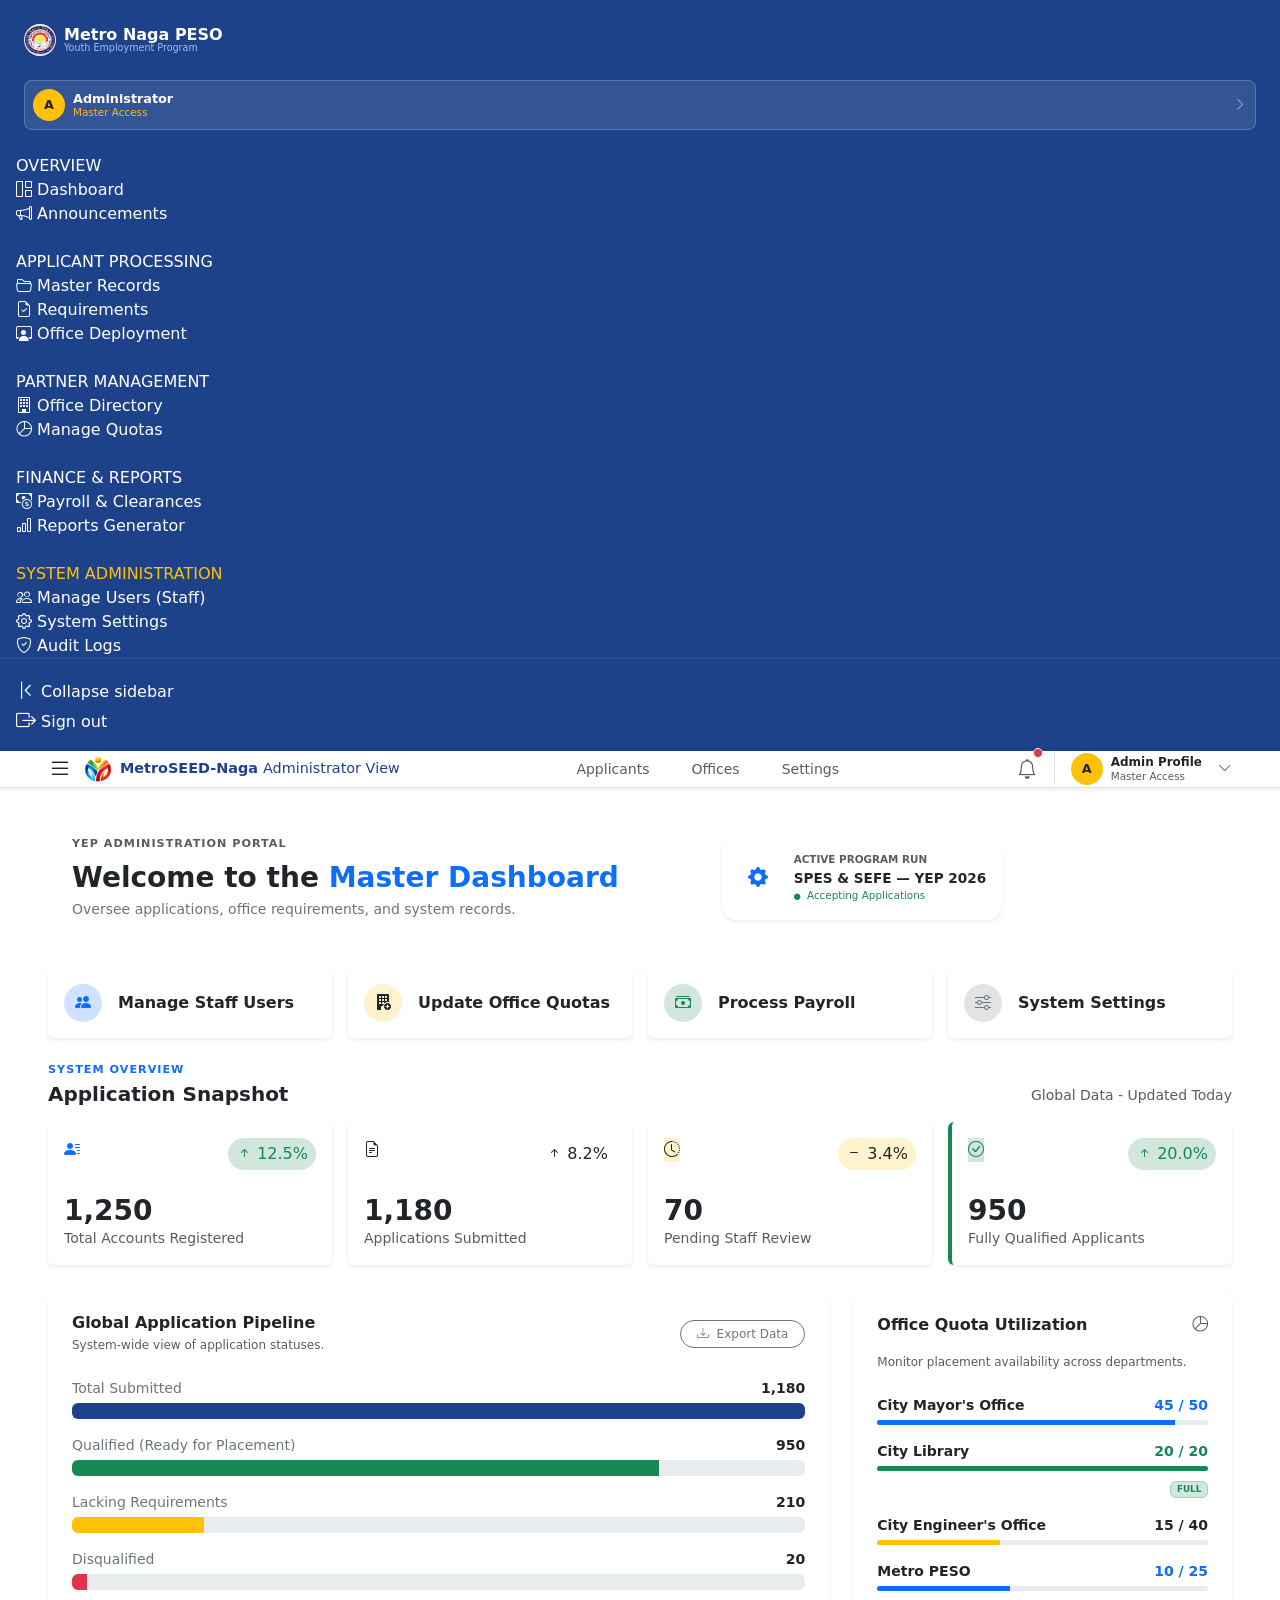
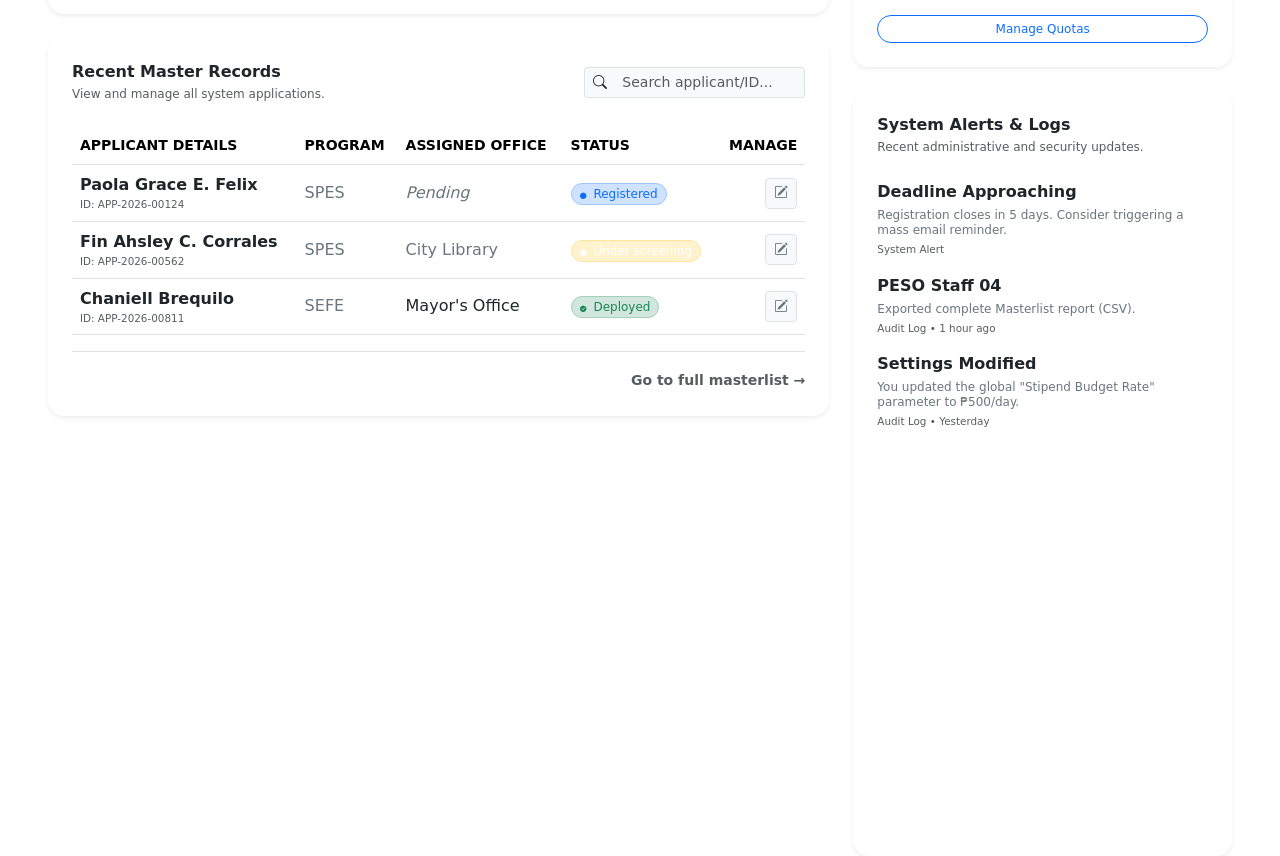
<file: adminDashboard.html>
<!DOCTYPE html>
<html lang="en">
<head>
    <meta charset="UTF-8">
    <meta name="viewport" content="width=device-width, initial-scale=1.0">
    <title>MetroSEED - Administrator Dashboard</title>
    
    <link rel="preconnect" href="https://fonts.googleapis.com">
    <link rel="preconnect" href="https://fonts.gstatic.com" crossorigin>
    <link href="https://fonts.googleapis.com/css2?family=Montserrat:ital,wght@0,300;0,400;0,500;0,600;0,700;0,800;1,400&display=swap" rel="stylesheet">
    <!-- Bootstrap 5 CSS -->
    <link href="https://cdn.jsdelivr.net/npm/bootstrap@5.3.2/dist/css/bootstrap.min.css" rel="stylesheet">
    <!-- Bootstrap Icons -->
    <link rel="stylesheet" href="https://cdn.jsdelivr.net/npm/bootstrap-icons@1.11.1/font/bootstrap-icons.css">
    <!-- Custom CSS -->
    <link rel="stylesheet" href="stylesheet.css">
</head>
<body class="dashboard-body">

    <!-- FIXED SIDEBAR -->  
    <aside class="dash-sidebar bg-navy text-white d-flex flex-column shadow">
        <!-- Sidebar Brand -->
        <div class="sidebar-brand d-flex align-items-center gap-2 p-4">
            <img src="photos/metro-peso-seal.png" alt="Logo" class="rounded-circle flex-shrink-0" width="32" height="32">
            <div class="lh-1 sidebar-text overflow-hidden">
                <div class="fw-bold fs-6 text-truncate">Metro Naga PESO</div>
                <div class="text-truncate" style="font-size: 0.6rem; color: #a3bced;">Youth Employment Program</div>
            </div>
        </div>

        <!-- Administrator Profile Badge -->
        <div class="px-4 mb-4 sidebar-user-wrapper">
            <div class="sidebar-user-card d-flex align-items-center gap-2 p-2 rounded-3" style="background-color: rgba(255,255,255,0.1); border: 1px solid rgba(255,255,255,0.2);">
                <div class="bg-warning text-dark fw-bold rounded-circle d-flex align-items-center justify-content-center flex-shrink-0" style="width: 32px; height: 32px; font-size: 0.8rem;">
                    A
                </div>
                <div class="lh-sm sidebar-text overflow-hidden">
                    <div class="fw-bold text-truncate" style="font-size: 0.8rem;">Administrator</div>
                    <div class="text-truncate" style="font-size: 0.65rem; color: #f2b738;">Master Access</div>
                </div>
                <i class="bi bi-chevron-right ms-auto small text-white-50 sidebar-text"></i>
            </div>
        </div>

        <!-- Navigation Menu -->
        <div class="sidebar-nav flex-grow-1 px-3 overflow-y-auto overflow-x-hidden custom-scrollbar">
            
            <div class="nav-section-title">OVERVIEW</div>
            <a href="#" class="nav-link active"><i class="bi bi-grid-1x2"></i> <span class="sidebar-text">Dashboard</span></a>
            <a href="#" class="nav-link"><i class="bi bi-megaphone"></i> <span class="sidebar-text">Announcements</span></a>

            <div class="nav-section-title mt-4">APPLICANT PROCESSING</div>
            <a href="#" class="nav-link"><i class="bi bi-folder2-open"></i> <span class="sidebar-text">Master Records</span></a>
            <a href="#" class="nav-link"><i class="bi bi-file-earmark-check"></i> <span class="sidebar-text">Requirements</span></a>
            <a href="#" class="nav-link"><i class="bi bi-person-workspace"></i> <span class="sidebar-text">Office Deployment</span></a>

            <div class="nav-section-title mt-4">PARTNER MANAGEMENT</div>
            <a href="#" class="nav-link"><i class="bi bi-building"></i> <span class="sidebar-text">Office Directory</span></a>
            <a href="#" class="nav-link"><i class="bi bi-pie-chart"></i> <span class="sidebar-text">Manage Quotas</span></a>

            <div class="nav-section-title mt-4">FINANCE & REPORTS</div>
            <a href="#" class="nav-link"><i class="bi bi-cash-coin"></i> <span class="sidebar-text">Payroll & Clearances</span></a>
            <a href="#" class="nav-link"><i class="bi bi-bar-chart"></i> <span class="sidebar-text">Reports Generator</span></a>

            <div class="nav-section-title mt-4 text-warning">SYSTEM ADMINISTRATION</div>
            <a href="#" class="nav-link"><i class="bi bi-people"></i> <span class="sidebar-text">Manage Users (Staff)</span></a>
            <a href="#" class="nav-link"><i class="bi bi-gear"></i> <span class="sidebar-text">System Settings</span></a>
            <a href="#" class="nav-link"><i class="bi bi-shield-check"></i> <span class="sidebar-text">Audit Logs</span></a>

        </div>

        <!-- Bottom Actions -->
        <div class="sidebar-footer p-3 mt-auto border-top border-secondary border-opacity-25">
            <a href="#" id="sidebarCollapseBtn" class="nav-link cursor-pointer">
                <i class="bi bi-chevron-bar-left fs-5"></i> 
                <span class="sidebar-text">Collapse sidebar</span>
            </a>
            <a href="login.html" class="nav-link text-danger-hover">
                <i class="bi bi-box-arrow-right fs-5"></i> 
                <span class="sidebar-text">Sign out</span>
            </a>
        </div>
    </aside>

    <!-- MAIN CONTENT WRAPPER -->
    <main class="dash-main-content">
        
        <!-- STICKY TOP NAVBAR -->
        <header class="dash-top-navbar d-flex align-items-center justify-content-between px-4 px-lg-5 bg-white border-bottom shadow-sm">
            <!-- Left Branding & Toggle -->
            <div class="d-flex align-items-center gap-2">
                <!-- Sidebar Toggle Hamburger Button -->
                <button id="sidebarToggleBtn" class="btn btn-link text-dark p-0 me-1 fs-4 text-decoration-none border-0">
                    <i class="bi bi-list"></i>
                </button>
                <img src="photos/metro-seed-logo.png" alt="Logo" width="28" height="28" onerror="this.src='https://via.placeholder.com/28x28/1e428a/ffffff?text=M'">
                <span class="fw-bold text-navy d-none d-md-block" style="font-size: 0.9rem;">MetroSEED-Naga <span class="fw-normal text-navy">Administrator View</span></span>
            </div>

            <!-- Top Nav Links -->
            <div class="d-none d-lg-flex align-items-center gap-2">
                <a href="#" class="btn btn-sm text-muted fw-medium px-3">Applicants</a>
                <a href="#" class="btn btn-sm text-muted fw-medium px-3">Offices</a>
                <a href="#" class="btn btn-sm text-muted fw-medium px-3">Settings</a>
            </div>

            <!-- Top Right Profile & Notifications -->
            <div class="d-flex align-items-center gap-3">
                <div class="position-relative">
                    <button class="btn btn-link text-muted p-0 fs-5"><i class="bi bi-bell"></i></button>
                    <span class="position-absolute top-0 start-100 translate-middle p-1 bg-danger border border-light rounded-circle">
                        <span class="visually-hidden">New alerts</span>
                    </span>
                </div>
                <div class="d-flex align-items-center gap-2 border-start ps-3 cursor-pointer">
                    <div class="bg-warning text-dark fw-bold rounded-circle d-flex align-items-center justify-content-center" style="width: 32px; height: 32px; font-size: 0.8rem;">
                        A
                    </div>
                    <div class="d-none d-md-block lh-sm text-start">
                        <div class="fw-bold text-dark" style="font-size: 0.75rem;">Admin Profile</div>
                        <div class="text-muted" style="font-size: 0.65rem;">Master Access</div>
                    </div>
                    <i class="bi bi-chevron-down text-muted small ms-2"></i>
                </div>
            </div>
        </header>

        <!-- DASHBOARD BODY CONTENT -->
        <div class="dash-body-container px-4 px-lg-5 py-4">
            
            <!-- Welcome Header -->
            <div class="welcome-banner rounded-4 p-4 mb-4 d-flex justify-content-between align-items-center position-relative overflow-hidden">
                <div class="position-relative z-2">
                    <div class="text-uppercase fw-bold text-muted mb-2" style="font-size: 0.7rem; letter-spacing: 1px;">YEP ADMINISTRATION PORTAL</div>
                    <h3 class="fw-bold text-dark mb-1">Welcome to the <span class="text-primary">Master Dashboard</span></h3>
                    <p class="text-secondary small mb-0">Oversee applications, office requirements, and system records.</p>
                </div>
                
                <div class="card border-0 shadow-sm rounded-4 position-relative z-2 d-none d-md-flex" style="min-width: 280px; background: rgba(255,255,255,0.9);">
                    <div class="card-body p-3 d-flex gap-3 align-items-center">
                        <div class="bg-light-blue text-primary rounded-3 d-flex align-items-center justify-content-center" style="width: 40px; height: 40px;">
                            <i class="bi bi-gear-fill fs-5"></i>
                        </div>
                        <div>
                            <div class="text-muted text-uppercase" style="font-size: 0.65rem; font-weight: 600;">ACTIVE PROGRAM RUN</div>
                            <div class="fw-bold text-dark" style="font-size: 0.85rem;">SPES & SEFE — YEP 2026</div>
                            <div class="text-success fw-medium" style="font-size: 0.65rem;"><i class="bi bi-circle-fill me-1" style="font-size: 0.4rem;"></i> Accepting Applications</div>
                        </div>
                    </div>
                </div>
                
                <div class="banner-bg-shape shape-1"></div>
                <div class="banner-bg-shape shape-2"></div>
            </div>

            <!-- Admin Quick Actions (NEW for Admin) -->
            <div class="row g-3 mb-4">
                <div class="col-6 col-md-3">
                    <a href="#" class="card quick-action-card border-0 shadow-sm text-decoration-none h-100">
                        <div class="card-body p-3 d-flex align-items-center gap-3">
                            <div class="bg-primary-subtle text-primary rounded-circle d-flex align-items-center justify-content-center" style="width: 38px; height: 38px;">
                                <i class="bi bi-people-fill"></i>
                            </div>
                            <div class="fw-semibold text-dark fs-sm lh-sm">Manage Staff Users</div>
                        </div>
                    </a>
                </div>
                <div class="col-6 col-md-3">
                    <a href="#" class="card quick-action-card border-0 shadow-sm text-decoration-none h-100">
                        <div class="card-body p-3 d-flex align-items-center gap-3">
                            <div class="bg-warning-subtle text-warning-dark rounded-circle d-flex align-items-center justify-content-center" style="width: 38px; height: 38px;">
                                <i class="bi bi-building-fill-add"></i>
                            </div>
                            <div class="fw-semibold text-dark fs-sm lh-sm">Update Office Quotas</div>
                        </div>
                    </a>
                </div>
                <div class="col-6 col-md-3">
                    <a href="#" class="card quick-action-card border-0 shadow-sm text-decoration-none h-100">
                        <div class="card-body p-3 d-flex align-items-center gap-3">
                            <div class="bg-success-subtle text-success rounded-circle d-flex align-items-center justify-content-center" style="width: 38px; height: 38px;">
                                <i class="bi bi-cash-stack"></i>
                            </div>
                            <div class="fw-semibold text-dark fs-sm lh-sm">Process Payroll</div>
                        </div>
                    </a>
                </div>
                <div class="col-6 col-md-3">
                    <a href="#" class="card quick-action-card border-0 shadow-sm text-decoration-none h-100">
                        <div class="card-body p-3 d-flex align-items-center gap-3">
                            <div class="bg-secondary-subtle text-secondary rounded-circle d-flex align-items-center justify-content-center" style="width: 38px; height: 38px;">
                                <i class="bi bi-sliders"></i>
                            </div>
                            <div class="fw-semibold text-dark fs-sm lh-sm">System Settings</div>
                        </div>
                    </a>
                </div>
            </div>

            <!-- Snapshot Header -->
            <div class="d-flex justify-content-between align-items-end mb-3 mt-4">
                <div>
                    <div class="text-uppercase fw-bold text-primary mb-1" style="font-size: 0.7rem; letter-spacing: 1px;">SYSTEM OVERVIEW</div>
                    <h5 class="fw-bold text-dark mb-0">Application Snapshot</h5>
                </div>
                <div class="text-muted small">Global Data - Updated Today</div>
            </div>

            <!-- Stats Row -->
            <div class="row g-3 mb-4">
                <div class="col-md-6 col-lg-3">
                    <div class="card stat-card border-0 shadow-sm h-100 p-3">
                        <div class="d-flex justify-content-between align-items-start mb-2">
                            <div class="stat-icon bg-light-blue text-primary"><i class="bi bi-person-lines-fill"></i></div>
                            <div class="stat-trend text-success bg-success-subtle px-2 py-1 rounded-pill"><i class="bi bi-arrow-up-short"></i> 12.5%</div>
                        </div>
                        <h3 class="fw-bold text-dark mb-0 mt-3">1,250</h3>
                        <div class="text-muted small">Total Accounts Registered</div>
                    </div>
                </div>
                <div class="col-md-6 col-lg-3">
                    <div class="card stat-card border-0 shadow-sm h-100 p-3">
                        <div class="d-flex justify-content-between align-items-start mb-2">
                            <div class="stat-icon bg-indigo-subtle text-indigo"><i class="bi bi-file-earmark-text"></i></div>
                            <div class="stat-trend text-indigo bg-indigo-subtle px-2 py-1 rounded-pill"><i class="bi bi-arrow-up-short"></i> 8.2%</div>
                        </div>
                        <h3 class="fw-bold text-dark mb-0 mt-3">1,180</h3>
                        <div class="text-muted small">Applications Submitted</div>
                    </div>
                </div>
                <div class="col-md-6 col-lg-3">
                    <div class="card stat-card border-0 shadow-sm h-100 p-3">
                        <div class="d-flex justify-content-between align-items-start mb-2">
                            <div class="stat-icon bg-warning-subtle text-warning-dark"><i class="bi bi-clock-history"></i></div>
                            <div class="stat-trend text-warning-dark bg-warning-subtle px-2 py-1 rounded-pill"><i class="bi bi-dash"></i> 3.4%</div>
                        </div>
                        <h3 class="fw-bold text-dark mb-0 mt-3">70</h3>
                        <div class="text-muted small">Pending Staff Review</div>
                    </div>
                </div>
                <div class="col-md-6 col-lg-3">
                    <div class="card stat-card border-0 shadow-sm h-100 p-3 border-start border-4 border-success rounded-end">
                        <div class="d-flex justify-content-between align-items-start mb-2">
                            <div class="stat-icon bg-success-subtle text-success"><i class="bi bi-check-circle"></i></div>
                            <div class="stat-trend text-success bg-success-subtle px-2 py-1 rounded-pill"><i class="bi bi-arrow-up-short"></i> 20.0%</div>
                        </div>
                        <h3 class="fw-bold text-dark mb-0 mt-3">950</h3>
                        <div class="text-muted small">Fully Qualified Applicants</div>
                    </div>
                </div>
            </div>

            <!-- Main Charts & Tables Area -->
            <div class="row g-4">
                
                <!-- Left Column (Span 8 on Large) -->
                <div class="col-lg-8">
                    
                    <!-- Progress Bar Card -->
                    <div class="card border-0 shadow-sm rounded-4 mb-4">
                        <div class="card-body p-4">
                            <div class="d-flex justify-content-between align-items-center mb-4">
                                <div>
                                    <h6 class="fw-bold mb-1">Global Application Pipeline</h6>
                                    <p class="text-muted mb-0" style="font-size: 0.75rem;">System-wide view of application statuses.</p>
                                </div>
                                <a href="#" class="btn btn-outline-secondary btn-sm px-3 rounded-pill" style="font-size: 0.75rem;"><i class="bi bi-download me-1"></i> Export Data</a>
                            </div>

                            <div class="mb-3">
                                <div class="d-flex justify-content-between small fw-medium mb-1">
                                    <span class="text-secondary">Total Submitted</span>
                                    <span class="text-dark fw-bold">1,180</span>
                                </div>
                                <div class="progress dash-progress">
                                    <div class="progress-bar bg-navy" style="width: 100%;"></div>
                                </div>
                            </div>
                            <div class="mb-3">
                                <div class="d-flex justify-content-between small fw-medium mb-1">
                                    <span class="text-secondary">Qualified (Ready for Placement)</span>
                                    <span class="text-dark fw-bold">950</span>
                                </div>
                                <div class="progress dash-progress">
                                    <div class="progress-bar bg-success" style="width: 80%;"></div>
                                </div>
                            </div>
                            <div class="mb-3">
                                <div class="d-flex justify-content-between small fw-medium mb-1">
                                    <span class="text-secondary">Lacking Requirements</span>
                                    <span class="text-dark fw-bold">210</span>
                                </div>
                                <div class="progress dash-progress">
                                    <div class="progress-bar bg-warning" style="width: 18%;"></div>
                                </div>
                            </div>
                            <div class="mb-0">
                                <div class="d-flex justify-content-between small fw-medium mb-1">
                                    <span class="text-secondary">Disqualified</span>
                                    <span class="text-dark fw-bold">20</span>
                                </div>
                                <div class="progress dash-progress">
                                    <div class="progress-bar bg-danger" style="width: 2%;"></div>
                                </div>
                            </div>
                        </div>
                    </div>

                    <!-- Master Records Table -->
                    <div class="card border-0 shadow-sm rounded-4 mb-4">
                        <div class="card-body p-4">
                            <div class="d-flex justify-content-between align-items-center mb-4">
                                <div>
                                    <h6 class="fw-bold mb-1">Recent Master Records</h6>
                                    <p class="text-muted mb-0" style="font-size: 0.75rem;">View and manage all system applications.</p>
                                </div>
                                <div class="d-flex gap-2">
                                    <div class="input-group input-group-sm">
                                        <span class="input-group-text bg-light border-end-0"><i class="bi bi-search"></i></span>
                                        <input type="text" class="form-control bg-light border-start-0" placeholder="Search applicant/ID...">
                                    </div>
                                </div>
                            </div>

                            <div class="table-responsive">
                                <table class="table table-hover align-middle dash-table mb-0">
                                    <thead class="text-muted small text-uppercase">
                                        <tr>
                                            <th>Applicant details</th>
                                            <th>Program</th>
                                            <th>Assigned Office</th>
                                            <th>Status</th>
                                            <th class="text-end">Manage</th>
                                        </tr>
                                    </thead>
                                    <tbody>
                                        <tr>
                                            <td>
                                                <div class="fw-bold text-dark fs-sm">Paola Grace E. Felix</div>
                                                <div class="text-muted text-truncate" style="max-width: 150px; font-size: 0.65rem;">ID: APP-2026-00124</div>
                                            </td>
                                            <td class="fs-sm text-secondary">SPES</td>
                                            <td class="fs-sm text-secondary fst-italic">Pending</td>
                                            <td><span class="badge rounded-pill bg-primary-subtle text-primary border border-primary-subtle fw-medium px-2 py-1"><i class="bi bi-circle-fill small me-1" style="font-size:0.4rem;"></i> Registered</span></td>
                                            <td class="text-end">
                                                <button class="btn btn-sm btn-light border"><i class="bi bi-pencil-square text-secondary"></i></button>
                                            </td>
                                        </tr>
                                        <tr>
                                            <td>
                                                <div class="fw-bold text-dark fs-sm">Fin Ahsley C. Corrales</div>
                                                <div class="text-muted text-truncate" style="max-width: 150px; font-size: 0.65rem;">ID: APP-2026-00562</div>
                                            </td>
                                            <td class="fs-sm text-secondary">SPES</td>
                                            <td class="fs-sm text-secondary text-truncate" style="max-width: 120px;">City Library</td>
                                            <td><span class="badge rounded-pill bg-warning-subtle text-warning-dark border border-warning-subtle fw-medium px-2 py-1"><i class="bi bi-circle-fill small me-1" style="font-size:0.4rem;"></i> Under screening</span></td>
                                            <td class="text-end">
                                                <button class="btn btn-sm btn-light border"><i class="bi bi-pencil-square text-secondary"></i></button>
                                            </td>
                                        </tr>
                                        <tr>
                                            <td>
                                                <div class="fw-bold text-dark fs-sm">Chaniell Brequilo</div>
                                                <div class="text-muted text-truncate" style="max-width: 150px; font-size: 0.65rem;">ID: APP-2026-00811</div>
                                            </td>
                                            <td class="fs-sm text-secondary">SEFE</td>
                                            <td class="fs-sm fw-medium text-dark text-truncate" style="max-width: 120px;">Mayor's Office</td>
                                            <td><span class="badge rounded-pill bg-success-subtle text-success border border-success-subtle fw-medium px-2 py-1"><i class="bi bi-check-circle-fill small me-1" style="font-size:0.4rem;"></i> Deployed</span></td>
                                            <td class="text-end">
                                                <button class="btn btn-sm btn-light border"><i class="bi bi-pencil-square text-secondary"></i></button>
                                            </td>
                                        </tr>
                                    </tbody>
                                </table>
                            </div>
                            <div class="text-end mt-3 border-top pt-3">
                                <a href="#" class="text-decoration-none small fw-semibold text-muted">Go to full masterlist &rarr;</a>
                            </div>
                        </div>
                    </div>
                </div>

                <!-- Right Column (Span 4 on Large) -->
                <div class="col-lg-4">
                    
                    <!-- NEW ADMIN FEATURE: Office Deployment Quota -->
                    <div class="card border-0 shadow-sm rounded-4 mb-4">
                        <div class="card-body p-4">
                            <div class="d-flex justify-content-between align-items-center mb-3">
                                <h6 class="fw-bold mb-0">Office Quota Utilization</h6>
                                <i class="bi bi-pie-chart text-muted"></i>
                            </div>
                            <p class="text-muted mb-4" style="font-size: 0.75rem;">Monitor placement availability across departments.</p>

                            <!-- Office 1 -->
                            <div class="mb-3">
                                <div class="d-flex justify-content-between small fw-semibold mb-1">
                                    <span class="text-dark">City Mayor's Office</span>
                                    <span class="text-primary">45 / 50</span>
                                </div>
                                <div class="progress" style="height: 5px;">
                                    <div class="progress-bar bg-primary" style="width: 90%;"></div>
                                </div>
                            </div>
                            
                            <!-- Office 2 -->
                            <div class="mb-3">
                                <div class="d-flex justify-content-between small fw-semibold mb-1">
                                    <span class="text-dark">City Library</span>
                                    <span class="text-success">20 / 20</span>
                                </div>
                                <div class="progress" style="height: 5px;">
                                    <div class="progress-bar bg-success" style="width: 100%;"></div>
                                </div>
                                <div class="text-end mt-1"><span class="badge bg-success-subtle text-success border border-success-subtle" style="font-size: 0.55rem;">FULL</span></div>
                            </div>

                            <!-- Office 3 -->
                            <div class="mb-3">
                                <div class="d-flex justify-content-between small fw-semibold mb-1">
                                    <span class="text-dark">City Engineer's Office</span>
                                    <span class="text-warning-dark">15 / 40</span>
                                </div>
                                <div class="progress" style="height: 5px;">
                                    <div class="progress-bar bg-warning" style="width: 37%;"></div>
                                </div>
                            </div>

                            <!-- Office 4 -->
                            <div class="mb-2">
                                <div class="d-flex justify-content-between small fw-semibold mb-1">
                                    <span class="text-dark">Metro PESO</span>
                                    <span class="text-primary">10 / 25</span>
                                </div>
                                <div class="progress" style="height: 5px;">
                                    <div class="progress-bar bg-primary" style="width: 40%;"></div>
                                </div>
                            </div>
                            
                            <a href="#" class="btn btn-sm btn-outline-primary w-100 mt-3 rounded-pill fw-medium" style="font-size: 0.75rem;">Manage Quotas</a>
                        </div>
                    </div>

                    <!-- NEW ADMIN FEATURE: Administrative Alerts / Audit Logs -->
                    <div class="card border-0 shadow-sm rounded-4 h-100">
                        <div class="card-body p-4">
                            <h6 class="fw-bold mb-1">System Alerts & Logs</h6>
                            <p class="text-muted mb-4" style="font-size: 0.75rem;">Recent administrative and security updates.</p>

                            <div class="dash-timeline">
                                <div class="timeline-item pb-3 border-secondary border-opacity-25">
                                    <div class="timeline-marker bg-danger"></div>
                                    <div class="timeline-content">
                                        <div class="d-flex align-items-center gap-1 mb-1">
                                            <span class="fw-bold text-dark fs-sm">Deadline Approaching</span>
                                        </div>
                                        <p class="text-secondary mb-1 lh-sm" style="font-size: 0.75rem;">Registration closes in 5 days. Consider triggering a mass email reminder.</p>
                                        <div class="text-muted" style="font-size: 0.65rem;">System Alert</div>
                                    </div>
                                </div>

                                <div class="timeline-item pb-3 border-secondary border-opacity-25">
                                    <div class="timeline-marker bg-info"></div>
                                    <div class="timeline-content">
                                        <div class="d-flex align-items-center gap-1 mb-1">
                                            <span class="fw-bold text-dark fs-sm">PESO Staff 04</span>
                                        </div>
                                        <p class="text-secondary mb-1 lh-sm" style="font-size: 0.75rem;">Exported complete Masterlist report (CSV).</p>
                                        <div class="text-muted" style="font-size: 0.65rem;">Audit Log • 1 hour ago</div>
                                    </div>
                                </div>

                                <div class="timeline-item border-0 pb-0">
                                    <div class="timeline-marker bg-warning"></div>
                                    <div class="timeline-content">
                                        <div class="d-flex align-items-center gap-1 mb-1">
                                            <span class="fw-bold text-dark fs-sm">Settings Modified</span>
                                        </div>
                                        <p class="text-secondary mb-1 lh-sm" style="font-size: 0.75rem;">You updated the global "Stipend Budget Rate" parameter to ₱500/day.</p>
                                        <div class="text-muted" style="font-size: 0.65rem;">Audit Log • Yesterday</div>
                                    </div>
                                </div>
                            </div>
                        </div>
                    </div>

                </div>
            </div>
            
        </div>
    </main>

    <!-- Bootstrap 5 JS Bundle -->
    <script src="https://cdn.jsdelivr.net/npm/bootstrap@5.3.2/dist/js/bootstrap.bundle.min.js"></script>
    
    <!-- Sidebar Toggle Script -->
    <script>
        document.addEventListener("DOMContentLoaded", function() {
            const toggleBtn = document.getElementById('sidebarToggleBtn');
            const collapseBtn = document.getElementById('sidebarCollapseBtn');
            const collapseIcon = collapseBtn ? collapseBtn.querySelector('i') : null;
            
            function toggleSidebar(e) {
                if (e) e.preventDefault();
                // Toggle the class on the body
                document.body.classList.toggle('sidebar-collapsed');
                
                // Swap the chevron direction on the bottom button
                if (collapseIcon) {
                    if (document.body.classList.contains('sidebar-collapsed')) {
                        collapseIcon.classList.remove('bi-chevron-bar-left');
                        collapseIcon.classList.add('bi-chevron-bar-right');
                    } else {
                        collapseIcon.classList.remove('bi-chevron-bar-right');
                        collapseIcon.classList.add('bi-chevron-bar-left');
                    }
                }
            }

            if (toggleBtn) toggleBtn.addEventListener('click', toggleSidebar);
            if (collapseBtn) collapseBtn.addEventListener('click', toggleSidebar);
        });
    </script>
</body>
</html>
</file>
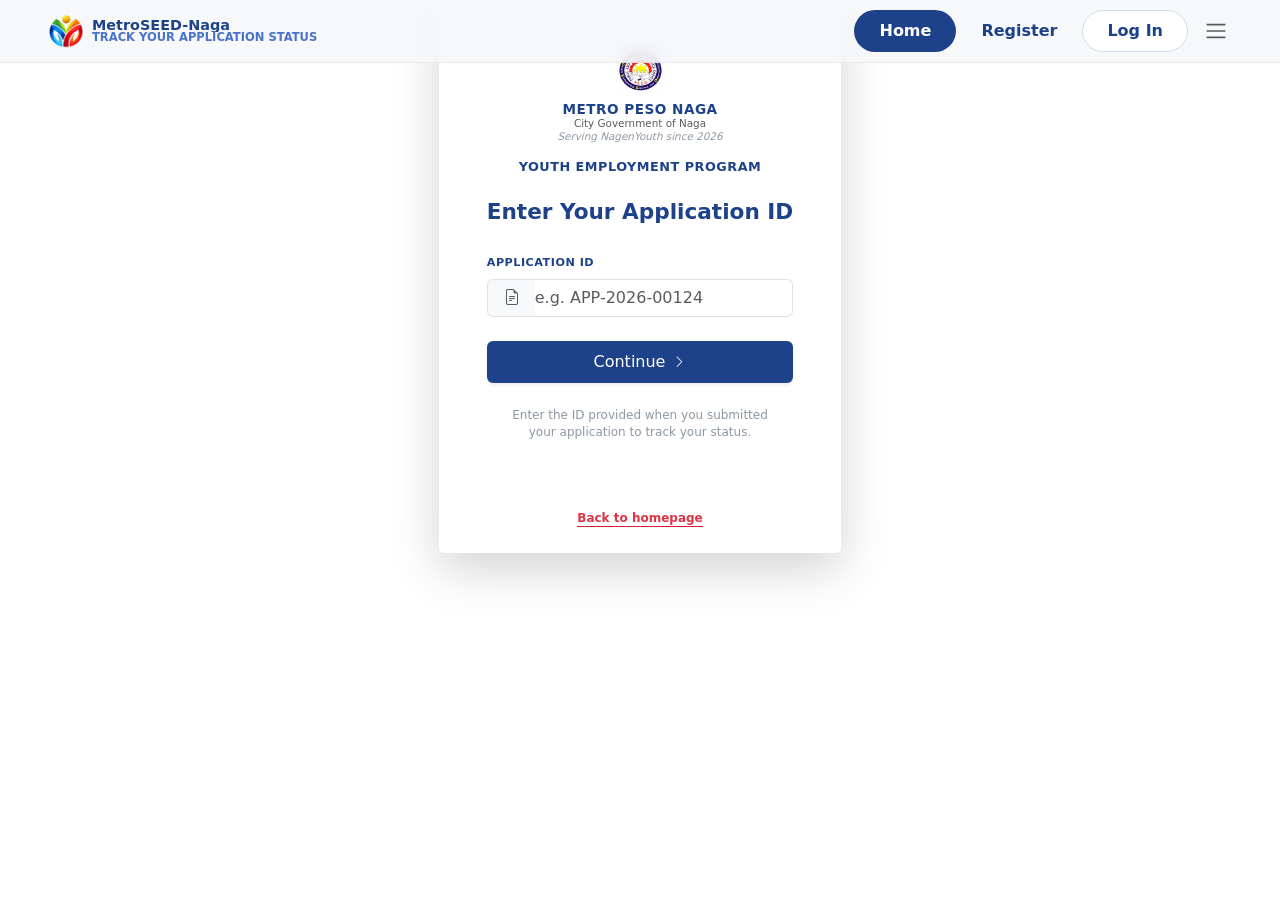
<file: askApplicationCode.html>
<!DOCTYPE html>
<html lang="en">
<head>
    <meta charset="UTF-8">
    <meta name="viewport" content="width=device-width, initial-scale=1.0">
    <title>MetroSEED - Track Application Status</title>
    
    <link rel="preconnect" href="https://fonts.googleapis.com">
    <link rel="preconnect" href="https://fonts.gstatic.com" crossorigin>
    <link href="https://fonts.googleapis.com/css2?family=Montserrat:ital,wght@0,300;0,400;0,500;0,600;0,700;0,800;0,900;1,400&display=swap" rel="stylesheet">
    <!-- Bootstrap 5 CSS -->
    <link href="https://cdn.jsdelivr.net/npm/bootstrap@5.3.2/dist/css/bootstrap.min.css" rel="stylesheet">
    <!-- Bootstrap Icons -->
    <link rel="stylesheet" href="https://cdn.jsdelivr.net/npm/bootstrap-icons@1.11.1/font/bootstrap-icons.css">
    <!-- Custom CSS -->
    <link rel="stylesheet" href="stylesheet.css">
</head>
<body class="track-status-body">

    <!-- FIXED SEMI-TRANSPARENT NAVBAR WITH CONTENTS -->
    <nav class="navbar fixed-navbar py-2">
      <div class="container-fluid px-3 px-lg-5 d-flex align-items-center justify-content-between">
        
        <!-- BRAND / LOGO -->
        <a class="navbar-brand d-flex align-items-center gap-2 me-auto overflow-hidden" href="index.html" style="max-width: calc(100% - 60px);">
          <img src="photos/metro-seed-logo.png" alt="Logo" width="36" height="36" class="d-inline-block flex-shrink-0" onerror="this.src='https://via.placeholder.com/36x36/1e428a/ffffff?text=M'" />
          <div class="d-flex flex-column lh-1 overflow-hidden">
            <span class="fw-bold text-navy text-truncate" style="font-size: clamp(0.75rem, 2.5vw, 0.9rem); color: #1e428a;">
              MetroSEED-Naga
            </span>
            <span class="text-uppercase fw-semibold text-truncate" style="font-size: clamp(0.65rem, 2vw, 0.72rem); color: #4a74c9;">
              Track Your Application Status
            </span>
          </div>
        </a>

        <!-- RIGHT SIDE CONTAINER (INLINE BUTTONS + HAMBURGER DROPDOWN) -->
        <div class="d-flex align-items-center gap-2 ms-auto flex-shrink-0">
          
          <!-- INLINE NAV ITEMS (VISIBLE ON LARGE SCREENS ONLY) -->
          <div class="d-none d-lg-flex align-items-center gap-2">
            <a class="btn text-white px-4 py-2 rounded-pill fw-semibold bg-navy text-nowrap" href="index.html" style="background-color: #1e428a;">
              Home
            </a>
            <a class="btn fw-semibold px-3 py-2 text-navy text-nowrap" href="registration.html" style="color: #1e428a !important;">
              Register
            </a>
            <a class="btn border px-4 py-2 rounded-pill fw-semibold text-navy bg-white text-nowrap me-1" href="login.html" style="color: #1e428a !important; border-color: #d0dbe9 !important;">
              Log In
            </a>
          </div>

          <!-- HAMBURGER DROPDOWN MENU -->
          <div class="dropdown">
            <button class="btn border-0 shadow-none p-1" type="button" id="mainMenuDropdown" data-bs-toggle="dropdown" aria-expanded="false">
              <span class="navbar-toggler-icon"></span>
            </button>

            <!-- DROPDOWN BOX CONTENT -->
            <ul class="dropdown-menu dropdown-menu-end custom-dropdown-menu p-2 mt-2" aria-labelledby="mainMenuDropdown">
              <!-- MOBILE-ONLY ITEMS (Home, Register, Log In) -->
              <li class="d-lg-none">
                <a class="dropdown-item btn text-white rounded-pill fw-semibold text-center mb-1 bg-navy" href="index.html" style="background-color: #1e428a; color: #ffffff !important;">
                  Home
                </a>
              </li>
              <li class="d-lg-none">
                <a class="dropdown-item fw-semibold text-center py-2 text-navy" href="registration.html" style="color: #1e428a !important;">
                  Register
                </a>
              </li>
              <li class="d-lg-none">
                <a class="dropdown-item btn border rounded-pill fw-semibold text-center text-navy mb-2" href="login.html" style="color: #1e428a !important; border-color: #d0dbe9 !important;">
                  Log In
                </a>
              </li>
              <li class="d-lg-none"><hr class="dropdown-divider my-1"></li>

              <!-- COMMON DROPDOWN ITEMS -->
              <li>
                <a class="dropdown-item fw-semibold py-2 text-navy d-flex align-items-center gap-2" href="index.html#more-info" style="color: #1e428a;">
                  <i class="bi bi-info-circle text-red"></i> About Us
                </a>
              </li>
              <li>
                <a class="dropdown-item fw-semibold py-2 text-navy d-flex align-items-center gap-2" href="index.html#programs" style="color: #1e428a;">
                  <i class="bi bi-grid text-red"></i> Programs
                </a>
              </li>
              <li>
                <a class="dropdown-item fw-semibold py-2 text-navy d-flex align-items-center gap-2" href="index.html#qualifications" style="color: #1e428a;">
                  <i class="bi bi-check-circle text-red"></i> Qualifications
                </a>
              </li>
              <li>
                <a class="dropdown-item fw-semibold py-2 text-navy d-flex align-items-center gap-2" href="index.html#processes" style="color: #1e428a;">
                  <i class="bi bi-diagram-3 text-red"></i> Processes
                </a>
              </li>
            </ul>
          </div>
        </div>
      </div>
    </nav>

    <!-- Main Background & Content Wrapper -->
    <div class="track-bg-wrapper d-flex align-items-center justify-content-center">
        <!-- Split Background Elements -->
        <div class="track-bg-blue-pane"></div>
        <div class="track-bg-pink-line"></div>

        <!-- Tracking Card -->
        <div class="card track-card shadow-lg border-0 z-3 mx-3">
            <div class="card-body p-4 p-md-5 text-center">
                
                <!-- Seal & Headers -->
                <img src="photos/metro-peso-seal.png" alt="Seal" width="45" height="45" class="mb-2" onerror="this.src='https://via.placeholder.com/45x45/1e428a/ffffff?text=Seal'">
                <h6 class="text-navy fw-bold mb-0" style="font-size: 0.85rem; letter-spacing: 0.5px;">METRO PESO NAGA</h6>
                <p class="text-muted mb-0 lh-sm" style="font-size: 0.65rem;">
                    City Government of Naga<br>
                    <i style="color: #8c98a4;">Serving NagenYouth since 2026</i>
                </p>
                <h6 class="text-navy fw-bold mt-3 mb-4" style="font-size: 0.8rem; letter-spacing: 0.5px;">YOUTH EMPLOYMENT PROGRAM</h6>

                <!-- Main Title -->
                <h4 class="text-navy fw-bold mb-4" style="font-size: 1.35rem;">Enter Your Application ID</h4>

                <!-- Form -->
                <form class="text-start">
                    <label class="form-label text-navy fw-bold mb-2" style="font-size: 0.7rem; letter-spacing: 0.5px;">APPLICATION ID</label>
                    
                    <div class="input-group mb-4 custom-input-group">
                        <span class="input-group-text bg-light-gray border-end-0 text-muted px-3">
                            <i class="bi bi-file-earmark-text"></i>
                        </span>
                        <input type="text" class="form-control border-start-0 ps-0 bg-light-gray track-input" placeholder="e.g. APP-2026-00124">
                    </div>

                    <a href="trackStatus.html" class="text-decoration-none w-100">
                      <button type="button" class="btn bg-navy text-white w-100 rounded-2 py-2 d-flex justify-content-center align-items-center gap-2 fw-medium shadow-sm custom-btn-hover">
                        Continue <i class="bi bi-chevron-right" style="font-size: 0.8rem;"></i>
                      </button>
                      
                    </a>

                    
                </form>

                <!-- Helper Text -->
                <p class="text-muted mt-4 mx-auto" style="font-size: 0.75rem; line-height: 1.4; max-width: 280px; color: #8c98a4 !important;">
                    Enter the ID provided when you submitted your application to track your status.
                </p>

            </div>
            
            <!-- Card Footer / Link -->
            <div class="card-footer bg-white border-0 text-center pb-4 pt-0">
                <a href="index.html" class="text-danger text-decoration-none fw-bold" style="font-size: 0.75rem; border-bottom: 1.5px solid #cf2232; padding-bottom: 1px;">
                    Back to homepage
                </a>
            </div>
        </div>
    </div>

    <script src="https://cdn.jsdelivr.net/npm/bootstrap@5.3.2/dist/js/bootstrap.bundle.min.js"></script>
</body>
</html>
</file>
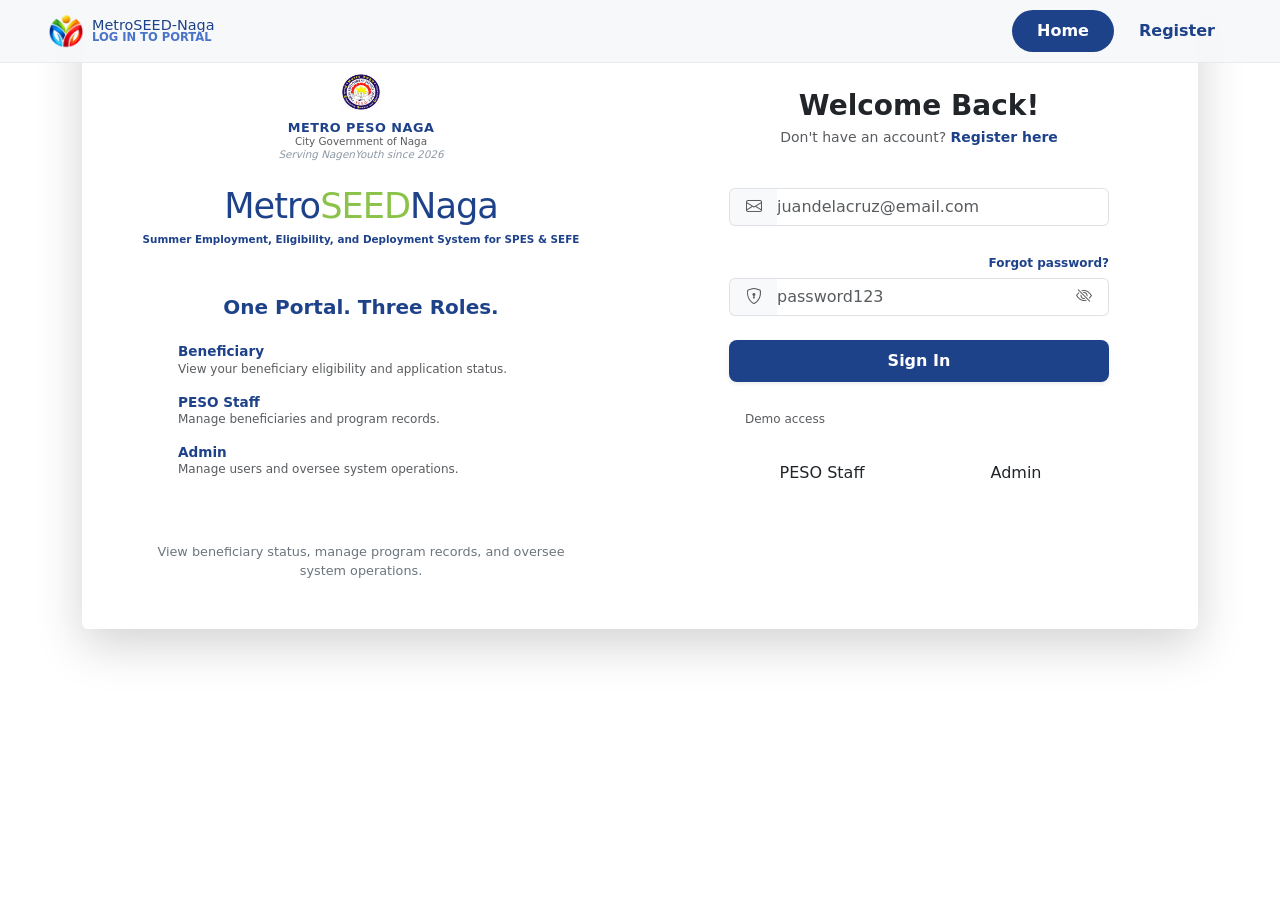
<file: login.html>
<!DOCTYPE html>
<html lang="en">
<head>
    <meta charset="UTF-8">
    <meta name="viewport" content="width=device-width, initial-scale=1.0">
    <title>MetroSEED - Log In</title>

    
   
    <link rel="preconnect" href="https://fonts.googleapis.com">
    <link rel="preconnect" href="https://fonts.gstatic.com" crossorigin>
    <link href="https://fonts.googleapis.com/css2?family=Montserrat:ital,wght@0,300;0,400;0,500;0,600;0,700;0,800;0,900;1,400&display=swap" rel="stylesheet">
    
    <link href="https://cdn.jsdelivr.net/npm/bootstrap@5.3.2/dist/css/bootstrap.min.css" rel="stylesheet">
    
    <link rel="stylesheet" href="https://cdn.jsdelivr.net/npm/bootstrap-icons@1.11.1/font/bootstrap-icons.css">
    
    <link rel="stylesheet" href="stylesheet.css">
</head>
<body class="login-body">

    
    <nav class="navbar fixed-navbar py-2">
      <div class="container-fluid px-3 px-lg-5 d-flex align-items-center justify-content-between">
        
        
        <a class="navbar-brand d-flex align-items-center gap-2 me-auto overflow-hidden" href="index.html" style="max-width: calc(100% - 60px);">
          <img src="photos/metro-seed-logo.png" alt="Logo" width="36" height="36" class="d-inline-block flex-shrink-0" onerror="this.src='https://via.placeholder.com/36x36/1e428a/ffffff?text=M'" />
          <div class="d-flex flex-column lh-1 overflow-hidden">
            <span class="fw-black text-navy text-truncate" style="font-size: clamp(0.75rem, 2.5vw, 0.9rem); color: #1e428a;">
              MetroSEED-Naga
            </span>
            <span class="text-uppercase fw-semibold text-truncate" style="font-size: clamp(0.65rem, 2vw, 0.72rem); color: #4a74c9;">
              LOG IN TO PORTAL
            </span>
          </div>
        </a>

        
        <div class="d-flex align-items-center gap-2 ms-auto flex-shrink-0">
          
          
          <div class="d-none d-lg-flex align-items-center gap-2">
            <a class="btn text-white px-4 py-2 rounded-pill fw-semibold bg-navy text-nowrap" href="index.html" style="background-color: #1e428a;">
              Home
            </a>
            <a class="btn fw-semibold px-3 py-2 text-navy text-nowrap" href="registration.html" style="color: #1e428a !important;">
              Register
            </a>
         
          </div>
      </div>
    </nav>

    
    <div class="login-bg-blue-pane"></div>

    
    <div class="container d-flex justify-content-center align-items-center login-container z-3 position-relative">
        
        
        <div class="card login-card shadow-lg border-0 w-100">
            <div class="row g-0 h-100">
                
                
                <div class="col-lg-6 login-left-pane p-4 p-md-5 d-flex flex-column align-items-center position-relative">
                    
                    
                    <div class="login-shape login-shape-blue"></div>
                    <div class="login-shape login-shape-yellow"></div>
                    <div class="login-shape login-shape-gray"></div>

                    <div class="position-relative z-2 text-center w-100 mt-4">
                        
                        <img src="photos/metro-peso-seal.png" alt="Seal" width="40" height="40" class="mb-2" onerror="this.src='https://via.placeholder.com/40x40/1e428a/ffffff?text=Seal'">
                        <h6 class="text-navy fw-bold mb-0" style="font-size: 0.8rem; letter-spacing: 0.5px;">METRO PESO NAGA</h6>
                        <p class="text-muted mb-0 lh-sm" style="font-size: 0.65rem;">
                            City Government of Naga<br>
                            <i style="color: #8c98a4;">Serving NagenYouth since 2026</i>
                        </p>

                        
                        <h2 class="ultra-thick-text mt-4 mb-1" style="font-size: 2.2rem; letter-spacing: -1px;">
                            <span class="text-navy">Metro<span style="color: #8bc34a;">SEED</span><span class="text-navy">Naga</span></span>
                        </h2>
                        <p class="text-navy fw-semibold" style="font-size: 0.65rem;">
                            Summer Employment, Eligibility, and Deployment System for SPES & SEFE
                        </p>
                        
                        <h5 class="text-navy fw-bold mt-5 mb-4">One Portal. Three Roles.</h5>
                    </div>

                    
                    <div class="position-relative z-2 w-100 px-3 px-md-5 mb-auto text-start">
                        
                        <div class="role-item role-item-blue mb-3">
                            <h6 class="fw-bold text-navy mb-0" style="font-size: 0.85rem;">Beneficiary</h6>
                            <p class="text-muted mb-0" style="font-size: 0.75rem;">View your beneficiary eligibility and application status.</p>
                        </div>
                        
                        <div class="role-item role-item-yellow mb-3">
                            <h6 class="fw-bold text-navy mb-0" style="font-size: 0.85rem;">PESO Staff</h6>
                            <p class="text-muted mb-0" style="font-size: 0.75rem;">Manage beneficiaries and program records.</p>
                        </div>
                        
                        <div class="role-item role-item-red mb-3">
                            <h6 class="fw-bold text-navy mb-0" style="font-size: 0.85rem;">Admin</h6>
                            <p class="text-muted mb-0" style="font-size: 0.75rem;">Manage users and oversee system operations.</p>
                        </div>
                    </div>

                    
                    <div class="position-relative z-2 text-center mt-5 px-4">
                        <p class="text-secondary mb-0" style="font-size: 0.8rem; line-height: 1.5;">
                            View beneficiary status, manage program records, and oversee system operations.
                        </p>
                    </div>
                </div>

                
                <div class="col-lg-6 login-right-pane p-4 p-md-5 d-flex flex-column justify-content-center">
                    
                    <div class="text-center mb-4">
                        <h3 class="fw-bold text-dark mb-1">Welcome Back!</h3>
                        <p class="small text-muted">Don't have an account? <a href="registration.html" class="fw-semibold text-decoration-none" style="color: #1e428a;">Register here</a></p>
                    </div>

                    <form class="w-100 mx-auto" style="max-width: 380px;">
                        
                        
                        <div class="input-group mb-4 custom-input-group">
                            <span class="input-group-text bg-light-gray border-end-0 text-muted px-3">
                                <i class="bi bi-envelope"></i>
                            </span>
                            <input type="email" class="form-control border-start-0 ps-0 bg-light-gray login-input" placeholder="juandelacruz@email.com">
                        </div>

                        
                        <div class="text-end mb-1">
                            <a href="#" class="text-decoration-none fw-semibold" style="font-size: 0.75rem; color: #1e428a;">Forgot password?</a>
                        </div>

                        
                        <div class="input-group mb-4 custom-input-group">
                            <span class="input-group-text bg-light-gray border-end-0 text-muted px-3">
                                <i class="bi bi-shield-lock"></i>
                            </span>
                            <input type="password" class="form-control border-start-0 border-end-0 px-0 bg-light-gray login-input" placeholder="password123">
                            <button class="btn bg-light-gray border-start-0 border text-muted px-3" type="button" style="border-color: #e1e5eb;">
                                <i class="bi bi-eye-slash"></i>
                            </button>
                        </div>

                        
                        <button type="button" class="btn bg-navy text-white w-100 rounded-3 py-2 fw-semibold shadow-sm mb-4 custom-btn-hover">
                            Sign In
                        </button>

                        
                        <div class="demo-divider mb-4">
                            <span class="px-3 text-muted" style="font-size: 0.75rem; background-color: #fff;">Demo access</span>
                        </div>

                        
                        <div class="row g-2 mb-5">
                        

                            <div class="col-6">
                                <a href="pesoStaffDashboard.html"> <button type="button" class="btn demo-btn w-100">PESO Staff</button> </a>
                            </div>

                            <div class="col-6"> 
                                <a href="adminDashboard.html"><button type="button" class="btn demo-btn w-100">Admin</button></a>
                            </div>
                        </div>

                    </form>
                </div>

            </div>
        </div>
    </div>

    <script src="https://cdn.jsdelivr.net/npm/bootstrap@5.3.2/dist/js/bootstrap.bundle.min.js"></script>
</body>
</html>
</file>
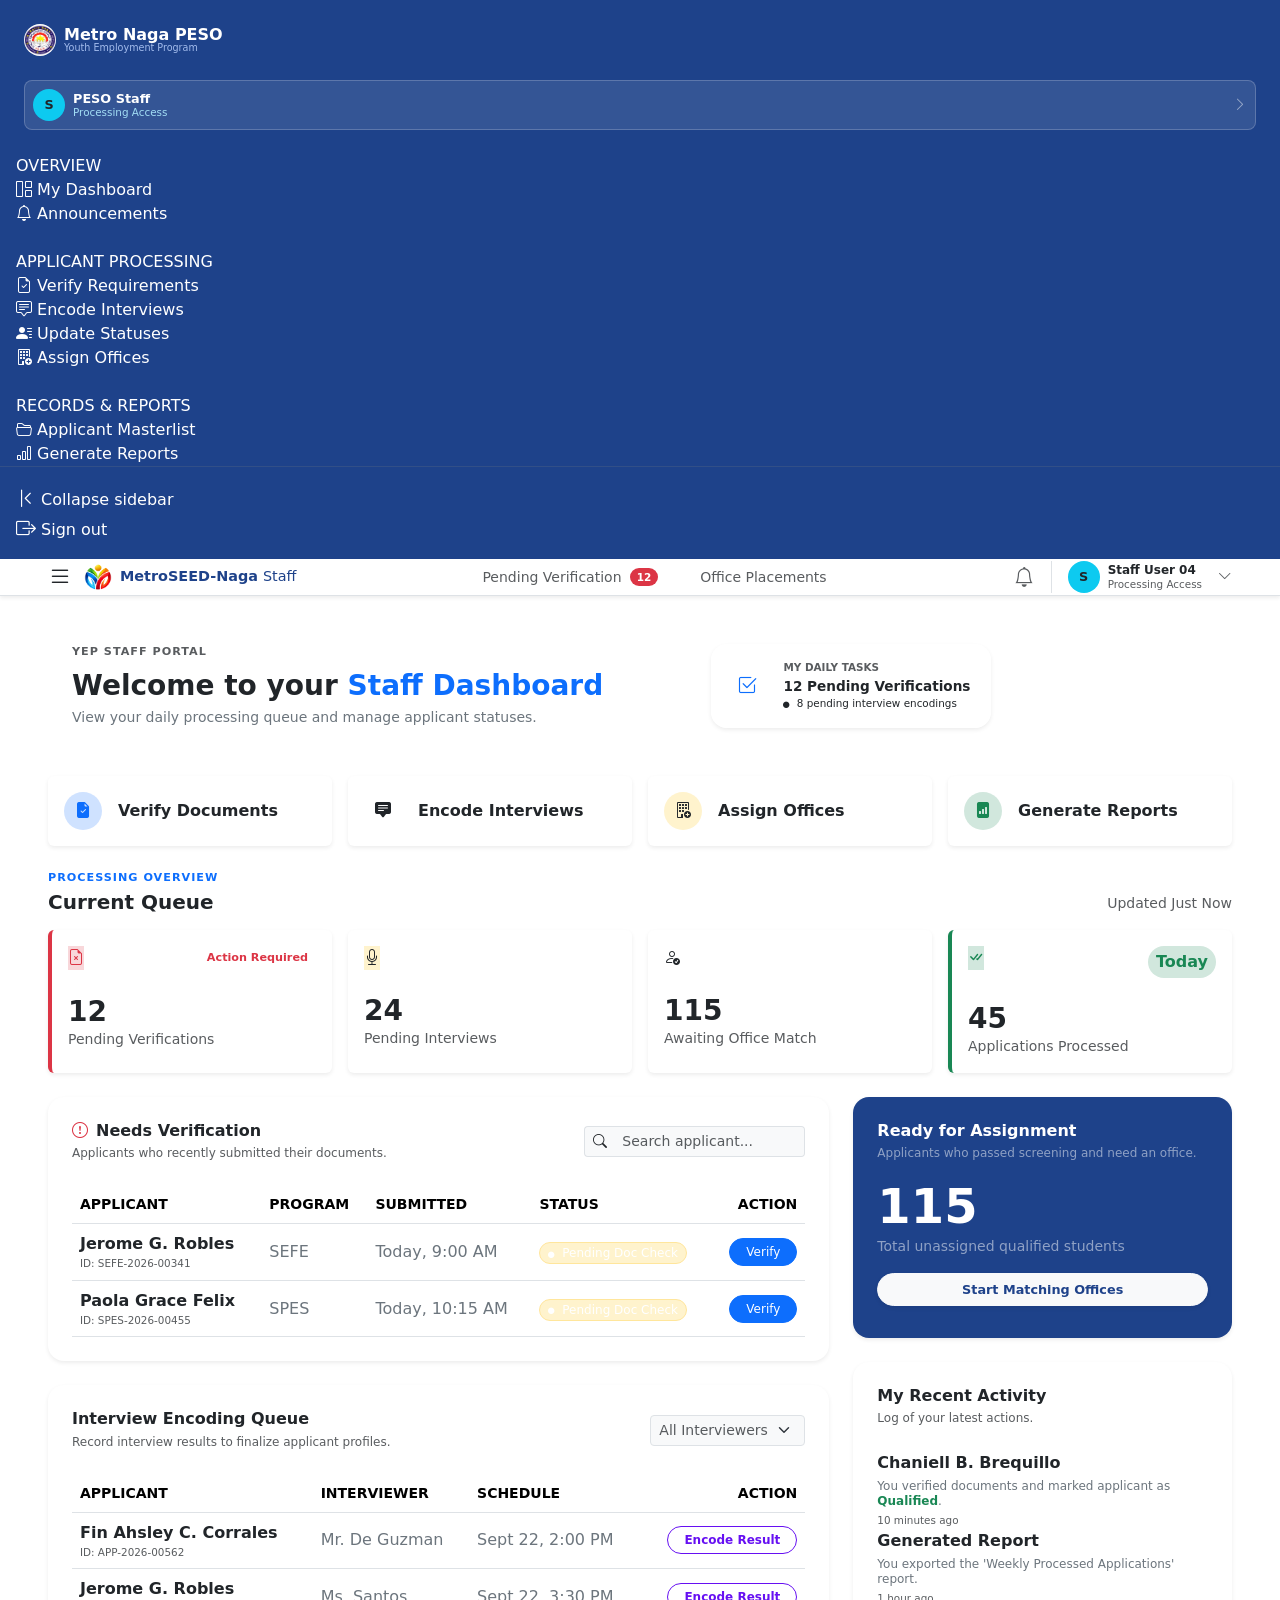
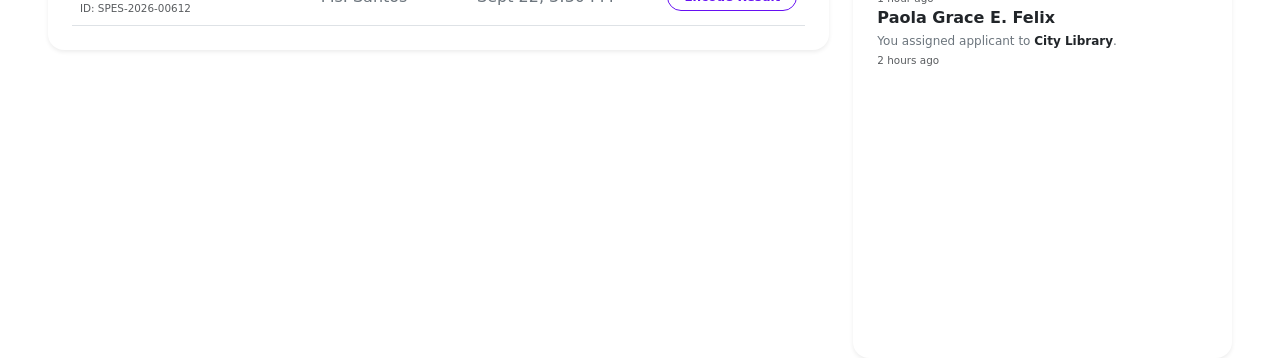
<file: pesoStaffDashboard.html>
<!DOCTYPE html>
<html lang="en">
<head>
    <meta charset="UTF-8">
    <meta name="viewport" content="width=device-width, initial-scale=1.0">
    <title>MetroSEED - PESO Staff Dashboard</title>
    <!-- Google Fonts: Montserrat -->
    <link rel="preconnect" href="https://fonts.googleapis.com">
    <link rel="preconnect" href="https://fonts.gstatic.com" crossorigin>
    <link href="https://fonts.googleapis.com/css2?family=Montserrat:ital,wght@0,300;0,400;0,500;0,600;0,700;0,800;1,400&display=swap" rel="stylesheet">
    <!-- Bootstrap 5 CSS -->
    <link href="https://cdn.jsdelivr.net/npm/bootstrap@5.3.2/dist/css/bootstrap.min.css" rel="stylesheet">
    <!-- Bootstrap Icons -->
    <link rel="stylesheet" href="https://cdn.jsdelivr.net/npm/bootstrap-icons@1.11.1/font/bootstrap-icons.css">
    <!-- Custom CSS -->
    <link rel="stylesheet" href="stylesheet.css">
</head>
<body class="dashboard-body">

    <!-- FIXED SIDEBAR -->
    <aside class="dash-sidebar bg-navy text-white d-flex flex-column shadow">
        <!-- Sidebar Brand -->
        <div class="sidebar-brand d-flex align-items-center gap-2 p-4">
            <img src="photos/metro-peso-seal.png" alt="Logo" class="rounded-circle flex-shrink-0" width="32" height="32">
            <div class="lh-1 sidebar-text overflow-hidden">
                <div class="fw-bold fs-6 text-truncate">Metro Naga PESO</div>
                <div class="text-truncate" style="font-size: 0.6rem; color: #a3bced;">Youth Employment Program</div>
            </div>
        </div>

        <!-- PESO Staff Profile Badge -->
        <div class="px-4 mb-4 sidebar-user-wrapper">
            <div class="sidebar-user-card d-flex align-items-center gap-2 p-2 rounded-3" style="background-color: rgba(255,255,255,0.1); border: 1px solid rgba(255,255,255,0.2);">
                <div class="bg-info text-dark fw-bold rounded-circle d-flex align-items-center justify-content-center flex-shrink-0" style="width: 32px; height: 32px; font-size: 0.8rem;">
                    S
                </div>
                <div class="lh-sm sidebar-text overflow-hidden">
                    <div class="fw-bold text-truncate" style="font-size: 0.8rem;">PESO Staff</div>
                    <div class="text-truncate" style="font-size: 0.65rem; color: #a3def5;">Processing Access</div>
                </div>
                <i class="bi bi-chevron-right ms-auto small text-white-50 sidebar-text"></i>
            </div>
        </div>

        <!-- Navigation Menu -->
        <div class="sidebar-nav flex-grow-1 px-3 overflow-y-auto overflow-x-hidden custom-scrollbar">
            
            <div class="nav-section-title">OVERVIEW</div>
            <a href="#" class="nav-link active"><i class="bi bi-grid-1x2"></i> <span class="sidebar-text">My Dashboard</span></a>
            <a href="#" class="nav-link"><i class="bi bi-bell"></i> <span class="sidebar-text">Announcements</span></a>

            <div class="nav-section-title mt-4">APPLICANT PROCESSING</div>
            <a href="#" class="nav-link"><i class="bi bi-file-earmark-check"></i> <span class="sidebar-text">Verify Requirements</span></a>
            <a href="#" class="nav-link"><i class="bi bi-chat-square-text"></i> <span class="sidebar-text">Encode Interviews</span></a>
            <a href="#" class="nav-link"><i class="bi bi-person-lines-fill"></i> <span class="sidebar-text">Update Statuses</span></a>
            <a href="#" class="nav-link"><i class="bi bi-building-add"></i> <span class="sidebar-text">Assign Offices</span></a>

            <div class="nav-section-title mt-4">RECORDS & REPORTS</div>
            <a href="#" class="nav-link"><i class="bi bi-folder2-open"></i> <span class="sidebar-text">Applicant Masterlist</span></a>
            <a href="#" class="nav-link"><i class="bi bi-bar-chart"></i> <span class="sidebar-text">Generate Reports</span></a>

        </div>

        <!-- Bottom Actions -->
        <div class="sidebar-footer p-3 mt-auto border-top border-secondary border-opacity-25">
            <a href="#" id="sidebarCollapseBtn" class="nav-link cursor-pointer">
                <i class="bi bi-chevron-bar-left fs-5"></i> 
                <span class="sidebar-text">Collapse sidebar</span>
            </a>
            <a href="login.html" class="nav-link text-danger-hover">
                <i class="bi bi-box-arrow-right fs-5"></i> 
                <span class="sidebar-text">Sign out</span>
            </a>
        </div>
    </aside>

    <!-- MAIN CONTENT WRAPPER -->
    <main class="dash-main-content">
        
        <!-- STICKY TOP NAVBAR -->
        <header class="dash-top-navbar d-flex align-items-center justify-content-between px-4 px-lg-5 bg-white border-bottom shadow-sm">
            <!-- Left Branding & Toggle -->
            <div class="d-flex align-items-center gap-2">
                <button id="sidebarToggleBtn" class="btn btn-link text-dark p-0 me-1 fs-4 text-decoration-none border-0">
                    <i class="bi bi-list"></i>
                </button>
                <img src="photos/metro-seed-logo.png" alt="Logo" width="28" height="28" onerror="this.src='https://via.placeholder.com/28x28/1e428a/ffffff?text=M'">
                <span class="fw-bold text-navy d-none d-md-block" style="font-size: 0.9rem;">MetroSEED-Naga <span class="fw-normal text-navy">Staff</span></span>
            </div>

            <!-- Top Nav Links -->
            <div class="d-none d-lg-flex align-items-center gap-2">
                <a href="#" class="btn btn-sm text-muted fw-medium px-3">Pending Verification <span class="badge bg-danger rounded-pill ms-1">12</span></a>
                <a href="#" class="btn btn-sm text-muted fw-medium px-3">Office Placements</a>
            </div>

            <!-- Top Right Profile & Notifications -->
            <div class="d-flex align-items-center gap-3">
                <div class="position-relative">
                    <button class="btn btn-link text-muted p-0 fs-5"><i class="bi bi-bell"></i></button>
                </div>
                <div class="d-flex align-items-center gap-2 border-start ps-3 cursor-pointer">
                    <div class="bg-info text-dark fw-bold rounded-circle d-flex align-items-center justify-content-center" style="width: 32px; height: 32px; font-size: 0.8rem;">
                        S
                    </div>
                    <div class="d-none d-md-block lh-sm text-start">
                        <div class="fw-bold text-dark" style="font-size: 0.75rem;">Staff User 04</div>
                        <div class="text-muted" style="font-size: 0.65rem;">Processing Access</div>
                    </div>
                    <i class="bi bi-chevron-down text-muted small ms-2"></i>
                </div>
            </div>
        </header>

        <!-- DASHBOARD BODY CONTENT -->
        <div class="dash-body-container px-4 px-lg-5 py-4">
            
            <!-- Welcome Header -->
            <div class="welcome-banner rounded-4 p-4 mb-4 d-flex justify-content-between align-items-center position-relative overflow-hidden">
                <div class="position-relative z-2">
                    <div class="text-uppercase fw-bold text-muted mb-2" style="font-size: 0.7rem; letter-spacing: 1px;">YEP STAFF PORTAL</div>
                    <h3 class="fw-bold text-dark mb-1">Welcome to your <span class="text-primary">Staff Dashboard</span></h3>
                    <p class="text-secondary small mb-0">View your daily processing queue and manage applicant statuses.</p>
                </div>
                
                <div class="card border-0 shadow-sm rounded-4 position-relative z-2 d-none d-md-flex" style="min-width: 280px; background: rgba(255,255,255,0.9);">
                    <div class="card-body p-3 d-flex gap-3 align-items-center">
                        <div class="bg-light-blue text-primary rounded-3 d-flex align-items-center justify-content-center" style="width: 40px; height: 40px;">
                            <i class="bi bi-check2-square fs-5"></i>
                        </div>
                        <div>
                            <div class="text-muted text-uppercase" style="font-size: 0.65rem; font-weight: 600;">MY DAILY TASKS</div>
                            <div class="fw-bold text-dark" style="font-size: 0.85rem;">12 Pending Verifications</div>
                            <div class="text-warning-dark fw-medium" style="font-size: 0.65rem;"><i class="bi bi-circle-fill me-1" style="font-size: 0.4rem;"></i> 8 pending interview encodings</div>
                        </div>
                    </div>
                </div>
                
                <div class="banner-bg-shape shape-1"></div>
                <div class="banner-bg-shape shape-2"></div>
            </div>

            <!-- Staff Quick Actions -->
            <div class="row g-3 mb-4">
                <div class="col-6 col-md-3">
                    <a href="#" class="card quick-action-card border-0 shadow-sm text-decoration-none h-100">
                        <div class="card-body p-3 d-flex align-items-center gap-3">
                            <div class="bg-primary-subtle text-primary rounded-circle d-flex align-items-center justify-content-center" style="width: 38px; height: 38px;">
                                <i class="bi bi-file-earmark-check-fill"></i>
                            </div>
                            <div class="fw-semibold text-dark fs-sm lh-sm">Verify Documents</div>
                        </div>
                    </a>
                </div>
                <div class="col-6 col-md-3">
                    <a href="#" class="card quick-action-card border-0 shadow-sm text-decoration-none h-100">
                        <div class="card-body p-3 d-flex align-items-center gap-3">
                            <div class="bg-indigo-subtle text-indigo rounded-circle d-flex align-items-center justify-content-center" style="width: 38px; height: 38px;">
                                <i class="bi bi-chat-square-text-fill"></i>
                            </div>
                            <div class="fw-semibold text-dark fs-sm lh-sm">Encode Interviews</div>
                        </div>
                    </a>
                </div>
                <div class="col-6 col-md-3">
                    <a href="#" class="card quick-action-card border-0 shadow-sm text-decoration-none h-100">
                        <div class="card-body p-3 d-flex align-items-center gap-3">
                            <div class="bg-warning-subtle text-warning-dark rounded-circle d-flex align-items-center justify-content-center" style="width: 38px; height: 38px;">
                                <i class="bi bi-building-add"></i>
                            </div>
                            <div class="fw-semibold text-dark fs-sm lh-sm">Assign Offices</div>
                        </div>
                    </a>
                </div>
                <div class="col-6 col-md-3">
                    <a href="#" class="card quick-action-card border-0 shadow-sm text-decoration-none h-100">
                        <div class="card-body p-3 d-flex align-items-center gap-3">
                            <div class="bg-success-subtle text-success rounded-circle d-flex align-items-center justify-content-center" style="width: 38px; height: 38px;">
                                <i class="bi bi-file-bar-graph-fill"></i>
                            </div>
                            <div class="fw-semibold text-dark fs-sm lh-sm">Generate Reports</div>
                        </div>
                    </a>
                </div>
            </div>

            <!-- Snapshot Header -->
            <div class="d-flex justify-content-between align-items-end mb-3 mt-4">
                <div>
                    <div class="text-uppercase fw-bold text-primary mb-1" style="font-size: 0.7rem; letter-spacing: 1px;">PROCESSING OVERVIEW</div>
                    <h5 class="fw-bold text-dark mb-0">Current Queue</h5>
                </div>
                <div class="text-muted small">Updated Just Now</div>
            </div>

            <!-- Stats Row -->
            <div class="row g-3 mb-4">
                <div class="col-md-6 col-lg-3">
                    <div class="card stat-card border-0 shadow-sm h-100 p-3 border-start border-4 border-danger rounded-end">
                        <div class="d-flex justify-content-between align-items-start mb-2">
                            <div class="stat-icon bg-danger-subtle text-danger"><i class="bi bi-file-earmark-x"></i></div>
                            <div class="stat-trend text-danger fw-bold px-2 py-1" style="font-size: 0.7rem;">Action Required</div>
                        </div>
                        <h3 class="fw-bold text-dark mb-0 mt-3">12</h3>
                        <div class="text-muted small">Pending Verifications</div>
                    </div>
                </div>
                <div class="col-md-6 col-lg-3">
                    <div class="card stat-card border-0 shadow-sm h-100 p-3">
                        <div class="d-flex justify-content-between align-items-start mb-2">
                            <div class="stat-icon bg-warning-subtle text-warning-dark"><i class="bi bi-mic"></i></div>
                        </div>
                        <h3 class="fw-bold text-dark mb-0 mt-3">24</h3>
                        <div class="text-muted small">Pending Interviews</div>
                    </div>
                </div>
                <div class="col-md-6 col-lg-3">
                    <div class="card stat-card border-0 shadow-sm h-100 p-3">
                        <div class="d-flex justify-content-between align-items-start mb-2">
                            <div class="stat-icon bg-indigo-subtle text-indigo"><i class="bi bi-person-check"></i></div>
                        </div>
                        <h3 class="fw-bold text-dark mb-0 mt-3">115</h3>
                        <div class="text-muted small">Awaiting Office Match</div>
                    </div>
                </div>
                <div class="col-md-6 col-lg-3">
                    <div class="card stat-card border-0 shadow-sm h-100 p-3 border-start border-4 border-success rounded-end">
                        <div class="d-flex justify-content-between align-items-start mb-2">
                            <div class="stat-icon bg-success-subtle text-success"><i class="bi bi-check-all"></i></div>
                            <div class="stat-trend text-success bg-success-subtle px-2 py-1 rounded-pill fw-bold">Today</div>
                        </div>
                        <h3 class="fw-bold text-dark mb-0 mt-3">45</h3>
                        <div class="text-muted small">Applications Processed</div>
                    </div>
                </div>
            </div>

            <!-- Main Tables Area -->
            <div class="row g-4">
                
                <!-- Left Column (Span 8 on Large) -->
                <div class="col-lg-8">
                    
                    <!-- Action Required: Document Verification Queue -->
                    <div class="card border-0 shadow-sm rounded-4 mb-4">
                        <div class="card-body p-4">
                            <div class="d-flex justify-content-between align-items-center mb-4">
                                <div>
                                    <h6 class="fw-bold mb-1"><i class="bi bi-exclamation-circle text-danger me-2"></i>Needs Verification</h6>
                                    <p class="text-muted mb-0" style="font-size: 0.75rem;">Applicants who recently submitted their documents.</p>
                                </div>
                                <div class="d-flex gap-2">
                                    <div class="input-group input-group-sm">
                                        <span class="input-group-text bg-light border-end-0"><i class="bi bi-search"></i></span>
                                        <input type="text" class="form-control bg-light border-start-0" placeholder="Search applicant...">
                                    </div>
                                </div>
                            </div>

                            <div class="table-responsive">
                                <table class="table table-hover align-middle dash-table mb-0">
                                    <thead class="text-muted small text-uppercase">
                                        <tr>
                                            <th>Applicant</th>
                                            <th>Program</th>
                                            <th>Submitted</th>
                                            <th>Status</th>
                                            <th class="text-end">Action</th>
                                        </tr>
                                    </thead>
                                    <tbody>
                                        <tr>
                                            <td>
                                                <div class="fw-bold text-dark fs-sm">Jerome G. Robles</div>
                                                <div class="text-muted text-truncate" style="max-width: 150px; font-size: 0.65rem;">ID: SEFE-2026-00341</div>
                                            </td>
                                            <td class="fs-sm text-secondary">SEFE</td>
                                            <td class="fs-sm text-secondary">Today, 9:00 AM</td>
                                            <td><span class="badge rounded-pill bg-warning-subtle text-warning-dark border border-warning-subtle fw-medium px-2 py-1"><i class="bi bi-circle-fill small me-1" style="font-size:0.4rem;"></i> Pending Doc Check</span></td>
                                            <td class="text-end">
                                                <button class="btn btn-sm btn-primary px-3 rounded-pill" style="font-size: 0.75rem;">Verify</button>
                                            </td>
                                        </tr>
                                        <tr>
                                            <td>
                                                <div class="fw-bold text-dark fs-sm">Paola Grace Felix</div>
                                                <div class="text-muted text-truncate" style="max-width: 150px; font-size: 0.65rem;">ID: SPES-2026-00455</div>
                                            </td>
                                            <td class="fs-sm text-secondary">SPES</td>
                                            <td class="fs-sm text-secondary">Today, 10:15 AM</td>
                                            <td><span class="badge rounded-pill bg-warning-subtle text-warning-dark border border-warning-subtle fw-medium px-2 py-1"><i class="bi bi-circle-fill small me-1" style="font-size:0.4rem;"></i> Pending Doc Check</span></td>
                                            <td class="text-end">
                                                <button class="btn btn-sm btn-primary px-3 rounded-pill" style="font-size: 0.75rem;">Verify</button>
                                            </td>
                                        </tr>
                                    </tbody>
                                </table>
                            </div>
                        </div>
                    </div>

                    <!-- Interview Encoding Queue -->
                    <div class="card border-0 shadow-sm rounded-4 mb-4">
                        <div class="card-body p-4">
                            <div class="d-flex justify-content-between align-items-center mb-4">
                                <div>
                                    <h6 class="fw-bold mb-1">Interview Encoding Queue</h6>
                                    <p class="text-muted mb-0" style="font-size: 0.75rem;">Record interview results to finalize applicant profiles.</p>
                                </div>
                                <select class="form-select form-select-sm bg-light text-muted w-auto border">
                                    <option>All Interviewers</option>
                                    <option>My Assigned</option>
                                </select>
                            </div>

                            <div class="table-responsive">
                                <table class="table table-hover align-middle dash-table mb-0">
                                    <thead class="text-muted small text-uppercase">
                                        <tr>
                                            <th>Applicant</th>
                                            <th>Interviewer</th>
                                            <th>Schedule</th>
                                            <th class="text-end">Action</th>
                                        </tr>
                                    </thead>
                                    <tbody>
                                        <tr>
                                            <td>
                                                <div class="fw-bold text-dark fs-sm">Fin Ahsley C. Corrales</div>
                                                <div class="text-muted text-truncate" style="max-width: 150px; font-size: 0.65rem;">ID: APP-2026-00562</div>
                                            </td>
                                            <td class="fs-sm text-secondary">Mr. De Guzman</td>
                                            <td class="fs-sm text-secondary">Sept 22, 2:00 PM</td>
                                            <td class="text-end">
                                                <button class="btn btn-sm btn-outline-indigo px-3 rounded-pill fw-semibold" style="font-size: 0.75rem; border-color: #6610f2; color: #6610f2;">Encode Result</button>
                                            </td>
                                        </tr>
                                        <tr>
                                            <td>
                                                <div class="fw-bold text-dark fs-sm">Jerome G. Robles</div>
                                                <div class="text-muted text-truncate" style="max-width: 150px; font-size: 0.65rem;">ID: SPES-2026-00612</div>
                                            </td>
                                            <td class="fs-sm text-secondary">Ms. Santos</td>
                                            <td class="fs-sm text-secondary">Sept 22, 3:30 PM</td>
                                            <td class="text-end">
                                                <button class="btn btn-sm btn-outline-indigo px-3 rounded-pill fw-semibold" style="font-size: 0.75rem; border-color: #6610f2; color: #6610f2;">Encode Result</button>
                                            </td>
                                        </tr>
                                    </tbody>
                                </table>
                            </div>
                        </div>
                    </div>
                </div>

                <!-- Right Column (Span 4 on Large) -->
                <div class="col-lg-4">
                    
                    <!-- Placement Tracker Widget -->
                    <div class="card border-0 shadow-sm rounded-4 mb-4" style="background-color: #1e428a;">
                        <div class="card-body p-4 text-white">
                            <h6 class="fw-bold mb-1">Ready for Assignment</h6>
                            <p class="text-white-50 mb-3" style="font-size: 0.75rem;">Applicants who passed screening and need an office.</p>
                            
                            <h2 class="display-5 fw-bold mb-0">115</h2>
                            <p class="small text-white-50 mb-3">Total unassigned qualified students</p>

                            <a href="#" class="btn btn-light text-navy fw-bold w-100 rounded-pill mb-2 shadow-sm" style="font-size: 0.8rem;">Start Matching Offices</a>
                        </div>
                    </div>

                    <!-- Staff Recent Activity -->
                    <div class="card border-0 shadow-sm rounded-4 h-100">
                        <div class="card-body p-4">
                            <h6 class="fw-bold mb-1">My Recent Activity</h6>
                            <p class="text-muted mb-4" style="font-size: 0.75rem;">Log of your latest actions.</p>

                            <div class="dash-timeline">
                                
                                <div class="timeline-item">
                                    <div class="timeline-marker bg-success"></div>
                                    <div class="timeline-content">
                                        <div class="d-flex align-items-center gap-1 mb-1">
                                            <span class="fw-bold text-dark fs-sm">Chaniell B. Brequillo</span>
                                        </div>
                                        <p class="text-secondary mb-1 lh-sm" style="font-size: 0.75rem;">You verified documents and marked applicant as <span class="fw-semibold text-success">Qualified</span>.</p>
                                        <div class="text-muted" style="font-size: 0.65rem;">10 minutes ago</div>
                                    </div>
                                </div>

                                <div class="timeline-item">
                                    <div class="timeline-marker bg-primary"></div>
                                    <div class="timeline-content">
                                        <div class="d-flex align-items-center gap-1 mb-1">
                                            <span class="fw-bold text-dark fs-sm">Generated Report</span>
                                        </div>
                                        <p class="text-secondary mb-1 lh-sm" style="font-size: 0.75rem;">You exported the 'Weekly Processed Applications' report.</p>
                                        <div class="text-muted" style="font-size: 0.65rem;">1 hour ago</div>
                                    </div>
                                </div>

                                <div class="timeline-item border-0 pb-0">
                                    <div class="timeline-marker bg-indigo"></div>
                                    <div class="timeline-content">
                                        <div class="d-flex align-items-center gap-1 mb-1">
                                            <span class="fw-bold text-dark fs-sm">Paola Grace E. Felix</span>
                                        </div>
                                        <p class="text-secondary mb-1 lh-sm" style="font-size: 0.75rem;">You assigned applicant to <span class="fw-semibold text-dark">City Library</span>.</p>
                                        <div class="text-muted" style="font-size: 0.65rem;">2 hours ago</div>
                                    </div>
                                </div>

                            </div>
                        </div>
                    </div>

                </div>
            </div>
            
        </div>
    </main>

    <!-- Bootstrap 5 JS Bundle -->
    <script src="https://cdn.jsdelivr.net/npm/bootstrap@5.3.2/dist/js/bootstrap.bundle.min.js"></script>
    
    <!-- Sidebar Toggle Script -->
    <script>
        document.addEventListener("DOMContentLoaded", function() {
            const toggleBtn = document.getElementById('sidebarToggleBtn');
            const collapseBtn = document.getElementById('sidebarCollapseBtn');
            const collapseIcon = collapseBtn ? collapseBtn.querySelector('i') : null;
            
            function toggleSidebar(e) {
                if (e) e.preventDefault();
                document.body.classList.toggle('sidebar-collapsed');
                
                if (collapseIcon) {
                    if (document.body.classList.contains('sidebar-collapsed')) {
                        collapseIcon.classList.remove('bi-chevron-bar-left');
                        collapseIcon.classList.add('bi-chevron-bar-right');
                    } else {
                        collapseIcon.classList.remove('bi-chevron-bar-right');
                        collapseIcon.classList.add('bi-chevron-bar-left');
                    }
                }
            }

            if (toggleBtn) toggleBtn.addEventListener('click', toggleSidebar);
            if (collapseBtn) collapseBtn.addEventListener('click', toggleSidebar);
        });
    </script>
</body>
</html>
</file>
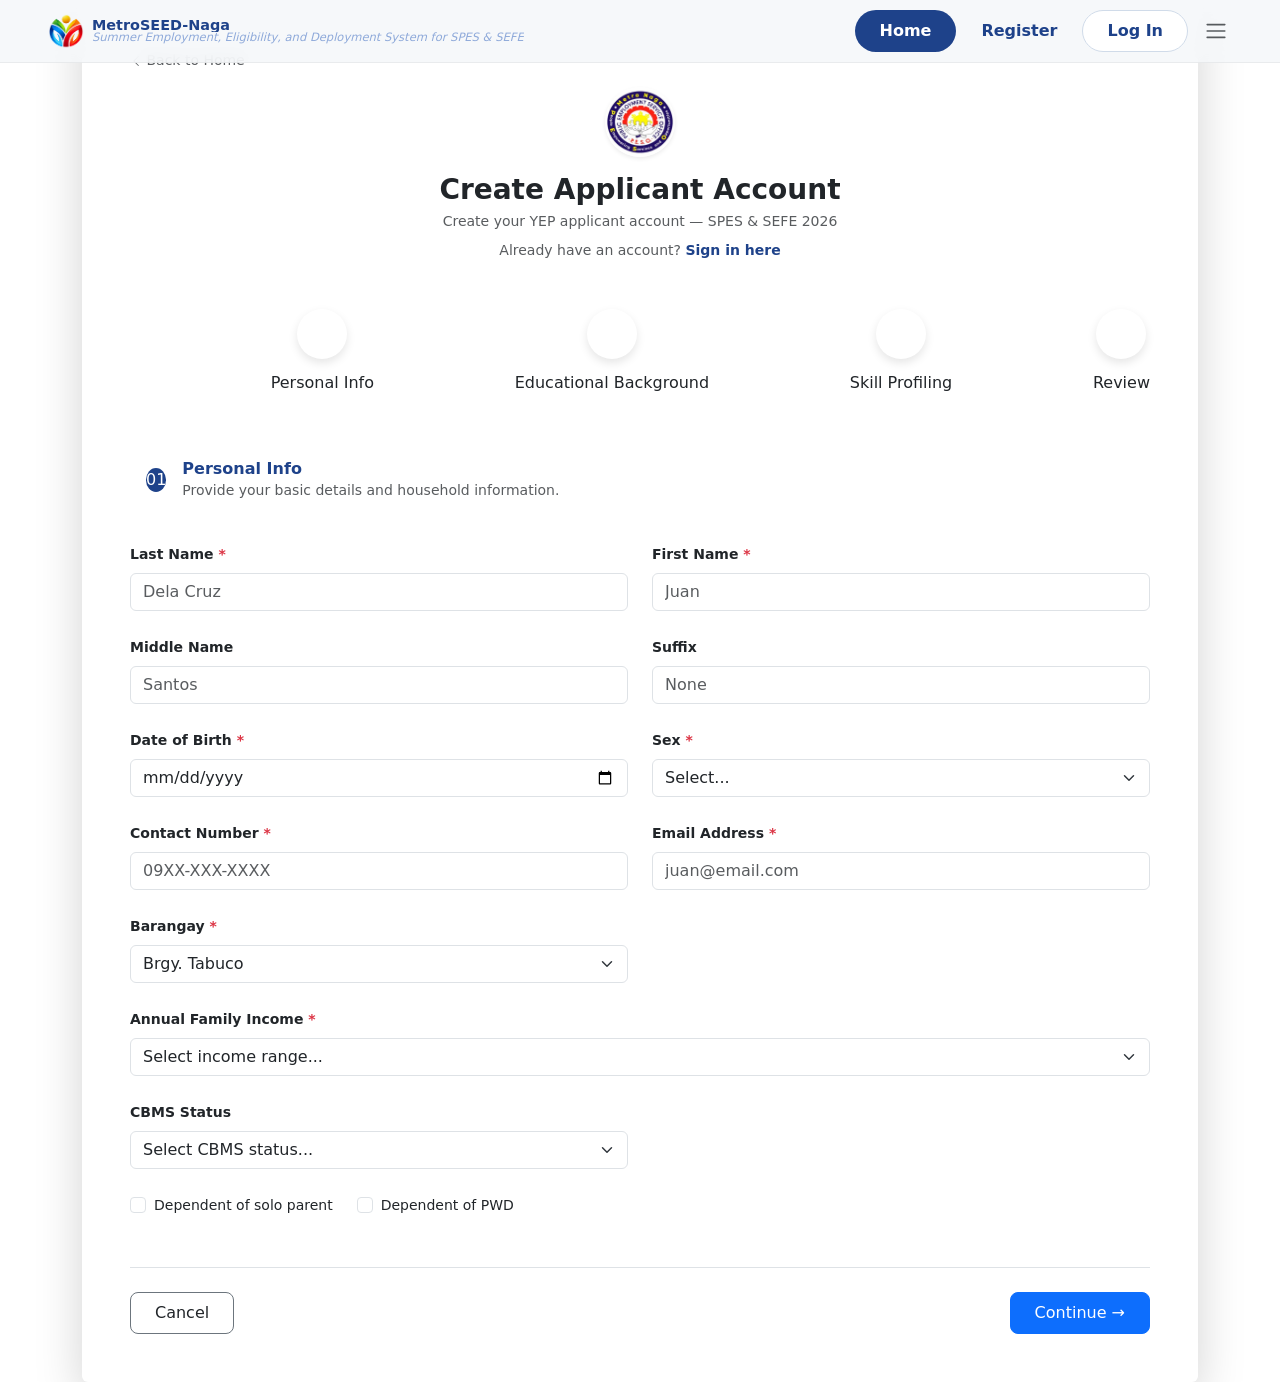
<file: registration.html>
<!DOCTYPE html>
<html lang="en">
<head>
    <meta charset="UTF-8">
    <meta name="viewport" content="width=device-width, initial-scale=1.0">
    <title>MetroSEED - Create Applicant Account</title>
    <!-- Bootstrap 5 CSS -->
    <link href="https://cdn.jsdelivr.net/npm/bootstrap@5.3.2/dist/css/bootstrap.min.css" rel="stylesheet">
    <!-- Bootstrap Icons -->
    <link rel="stylesheet" href="https://cdn.jsdelivr.net/npm/bootstrap-icons@1.11.1/font/bootstrap-icons.css">
    <!-- Custom CSS -->
    <link rel="stylesheet" href="stylesheet.css">
</head>
<body>

    <!-- FIXED SEMI-TRANSPARENT NAVBAR -->
    <nav class="navbar fixed-navbar py-2">
      <div class="container-fluid px-3 px-lg-5 d-flex align-items-center justify-content-between">
        
        <!-- BRAND / LOGO -->
        <a class="navbar-brand d-flex align-items-center gap-2 me-auto overflow-hidden" href="index.html" style="max-width: calc(100% - 60px);">
          <img src="photos/metro-seed-logo.png" alt="Logo" width="36" height="36" class="d-inline-block flex-shrink-0" onerror="this.src='https://via.placeholder.com/36x36/1e428a/ffffff?text=M'" />
          <div class="d-flex flex-column lh-1 overflow-hidden">
            <span class="fw-bold text-navy text-truncate" style="font-size: clamp(0.75rem, 2.5vw, 0.9rem); color: #1e428a;">
              MetroSEED-Naga
            </span>
            <span class="text-muted fst-italic text-truncate" style="font-size: clamp(0.65rem, 2vw, 0.72rem); color: #8faada !important;">
              Summer Employment, Eligibility, and Deployment System for SPES & SEFE
            </span>
          </div>
        </a>

        <!-- RIGHT SIDE CONTAINER (INLINE BUTTONS + HAMBURGER DROPDOWN) -->
        <div class="d-flex align-items-center gap-2 ms-auto flex-shrink-0">
          
          <!-- INLINE NAV ITEMS (VISIBLE ON LARGE SCREENS ONLY) -->
          <div class="d-none d-lg-flex align-items-center gap-2">
            <a class="btn text-white px-4 py-2 rounded-pill fw-semibold bg-navy text-nowrap" href="index.html" style="background-color: #1e428a;">
              Home
            </a>
            <a class="btn fw-semibold px-3 py-2 text-navy text-nowrap" href="registration.html" style="color: #1e428a !important;">
              Register
            </a>
            <a class="btn border px-4 py-2 rounded-pill fw-semibold text-navy bg-white text-nowrap me-1" href="login.html" style="color: #1e428a !important; border-color: #d0dbe9 !important;">
              Log In
            </a>
          </div>

          <!-- HAMBURGER DROPDOWN MENU -->
          <div class="dropdown">
            <button class="btn border-0 shadow-none p-1" type="button" id="mainMenuDropdown" data-bs-toggle="dropdown" aria-expanded="false">
              <span class="navbar-toggler-icon"></span>
            </button>

            <!-- DROPDOWN BOX CONTENT -->
            <ul class="dropdown-menu dropdown-menu-end custom-dropdown-menu p-2 mt-2" aria-labelledby="mainMenuDropdown">
              <!-- MOBILE-ONLY ITEMS (Home, Register, Log In) -->
              <li class="d-lg-none">
                <a class="dropdown-item btn text-white rounded-pill fw-semibold text-center mb-1 bg-navy" href="index.html" style="background-color: #1e428a; color: #ffffff !important;">
                  Home
                </a>
              </li>
              <li class="d-lg-none">
                <a class="dropdown-item fw-semibold text-center py-2 text-navy" href="registration.html" style="color: #1e428a !important;">
                  Register
                </a>
              </li>
              <li class="d-lg-none">
                <a class="dropdown-item btn border rounded-pill fw-semibold text-center text-navy mb-2" href="login.html" style="color: #1e428a !important; border-color: #d0dbe9 !important;">
                  Log In
                </a>
              </li>
              <li class="d-lg-none"><hr class="dropdown-divider my-1"></li>

              <!-- COMMON DROPDOWN ITEMS -->
              <li>
                <a class="dropdown-item fw-semibold py-2 text-navy d-flex align-items-center gap-2" href="index.html#more-info" style="color: #1e428a;">
                  <i class="bi bi-info-circle text-red"></i> About Us
                </a>
              </li>
              <li>
                <a class="dropdown-item fw-semibold py-2 text-navy d-flex align-items-center gap-2" href="index.html#programs" style="color: #1e428a;">
                  <i class="bi bi-grid text-red"></i> Programs
                </a>
              </li>
              <li>
                <a class="dropdown-item fw-semibold py-2 text-navy d-flex align-items-center gap-2" href="index.html#qualifications" style="color: #1e428a;">
                  <i class="bi bi-check-circle text-red"></i> Qualifications
                </a>
              </li>
              <li>
                <a class="dropdown-item fw-semibold py-2 text-navy d-flex align-items-center gap-2" href="index.html#processes" style="color: #1e428a;">
                  <i class="bi bi-diagram-3 text-red"></i> Processes
                </a>
              </li>
            </ul>
          </div>
        </div>
      </div>
    </nav>

    <!-- Background Decoration for bottom blue/red block -->
    <div class="bg-decoration"></div>

    <!-- Main Content -->
    <div class="container main-container">
        <div class="card form-card border-0 shadow-lg">
            <!-- Split Blue and Red Top Border -->
            <div class="card-top-line"></div>

            <div class="card-body p-4 p-md-5">
                
                <!-- Back Link -->
                <a href="index.html" class="text-decoration-none text-muted small mb-3 d-inline-block">
                    <i class="bi bi-chevron-left small"></i> Back to Home
                </a>

                <!-- Form Header -->
                <div class="text-center mb-5">
                    <img src="photos/metro-peso-seal.png" alt="Metro Peso Seal" class="mb-3 rounded-circle shadow-sm" width="70" height="70">
                    <h3 class="fw-bold text-dark mb-1">Create Applicant Account</h3>
                    <p class="text-muted small mb-2">Create your YEP applicant account — SPES & SEFE 2026</p>
                    <p class="small text-muted">Already have an account? <a href="login.html" class="text-navy fw-semibold text-decoration-none">Sign in here</a></p>
                </div>

                <!-- Progress Stepper -->
                <div class="d-flex justify-content-between position-relative mb-5 step-container mx-auto">
                    <div class="step-line"></div>
                    <div class="step text-center position-relative z-1">
                        <div class="step-circle active">1</div>
                        <div class="step-text active">Personal Info</div>
                    </div>
                    <div class="step text-center position-relative z-1">
                        <div class="step-circle">2</div>
                        <div class="step-text">Educational Background</div>
                    </div>
                    <div class="step text-center position-relative z-1">
                        <div class="step-circle">3</div>
                        <div class="step-text">Skill Profiling</div>
                    </div>
                    <div class="step text-center position-relative z-1">
                        <div class="step-circle">4</div>
                        <div class="step-text">Review</div>
                    </div>
                </div>

                <!-- Section Details Box -->
                <div class="section-header rounded p-3 mb-4 d-flex align-items-center">
                    <div class="section-number bg-navy text-white rounded-circle d-flex justify-content-center align-items-center me-3">
                        01
                    </div>
                    <div>
                        <h6 class="mb-0 fw-bold text-navy">Personal Info</h6>
                        <small class="text-muted">Provide your basic details and household information.</small>
                    </div>
                </div>

                <!-- Registration Form -->
                <form>
                    <div class="row g-4 mb-4">
                        <!-- Last Name -->
                        <div class="col-md-6">
                            <label class="form-label small fw-semibold">Last Name <span class="text-danger">*</span></label>
                            <input type="text" class="form-control custom-input" placeholder="Dela Cruz">
                        </div>
                        <!-- First Name -->
                        <div class="col-md-6">
                            <label class="form-label small fw-semibold">First Name <span class="text-danger">*</span></label>
                            <input type="text" class="form-control custom-input" placeholder="Juan">
                        </div>
                        <!-- Middle Name -->
                        <div class="col-md-6">
                            <label class="form-label small fw-semibold">Middle Name</label>
                            <input type="text" class="form-control custom-input" placeholder="Santos">
                        </div>
                        <!-- Suffix -->
                        <div class="col-md-6">
                            <label class="form-label small fw-semibold">Suffix</label>
                            <input type="text" class="form-control custom-input" placeholder="None">
                        </div>
                        <!-- Date of Birth -->
                        <div class="col-md-6">
                            <label class="form-label small fw-semibold">Date of Birth <span class="text-danger">*</span></label>
                            <input type="date" class="form-control custom-input">
                        </div>
                        <!-- Sex -->
                        <div class="col-md-6">
                            <label class="form-label small fw-semibold">Sex <span class="text-danger">*</span></label>
                            <select class="form-select custom-input">
                                <option selected>Select...</option>
                                <option value="1">Male</option>
                                <option value="2">Female</option>
                            </select>
                        </div>
                        <!-- Contact Number -->
                        <div class="col-md-6">
                            <label class="form-label small fw-semibold">Contact Number <span class="text-danger">*</span></label>
                            <input type="text" class="form-control custom-input" placeholder="09XX-XXX-XXXX">
                        </div>
                        <!-- Email Address -->
                        <div class="col-md-6">
                            <label class="form-label small fw-semibold">Email Address <span class="text-danger">*</span></label>
                            <input type="email" class="form-control custom-input" placeholder="juan@email.com">
                        </div>
                        <!-- Barangay -->
                        <div class="col-md-6">
                            <label class="form-label small fw-semibold">Barangay <span class="text-danger">*</span></label>
                            <select class="form-select custom-input">
                                <option selected>Brgy. Tabuco</option>
                            </select>
                        </div>
                        <div class="col-md-6"></div> <!-- Empty column for spacing alignment -->

                        <!-- Annual Family Income -->
                        <div class="col-12">
                            <label class="form-label small fw-semibold">Annual Family Income <span class="text-danger">*</span></label>
                            <select class="form-select custom-input">
                                <option selected>Select income range...</option>
                            </select>
                        </div>
                        
                        <!-- CBMS Status -->
                        <div class="col-md-6">
                            <label class="form-label small fw-semibold">CBMS Status</label>
                            <select class="form-select custom-input">
                                <option selected>Select CBMS status...</option>
                            </select>
                        </div>
                    </div>
                    
                    <!-- Checkboxes -->
                    <div class="d-flex gap-4 mb-5 mt-2">
                        <div class="form-check">
                            <input class="form-check-input" type="checkbox" id="soloParent">
                            <label class="form-check-label small" for="soloParent">Dependent of solo parent</label>
                        </div>
                        <div class="form-check">
                            <input class="form-check-input" type="checkbox" id="pwd">
                            <label class="form-check-label small" for="pwd">Dependent of PWD</label>
                        </div>
                    </div>
                    
                    <!-- Footer Buttons -->
                    <div class="d-flex justify-content-between align-items-center border-top pt-4 mt-2">
                        <button type="button" class="btn btn-outline-secondary px-4 py-2 rounded-3 text-dark bg-white">Cancel</button>
                        <button type="button" class="btn btn-primary px-4 py-2 rounded-3">Continue &rarr;</button>
                    </div>
                </form>

            </div>
        </div>
    </div>

    <script src="https://cdn.jsdelivr.net/npm/bootstrap@5.3.2/dist/js/bootstrap.bundle.min.js"></script>
</body>
</html>
</file>
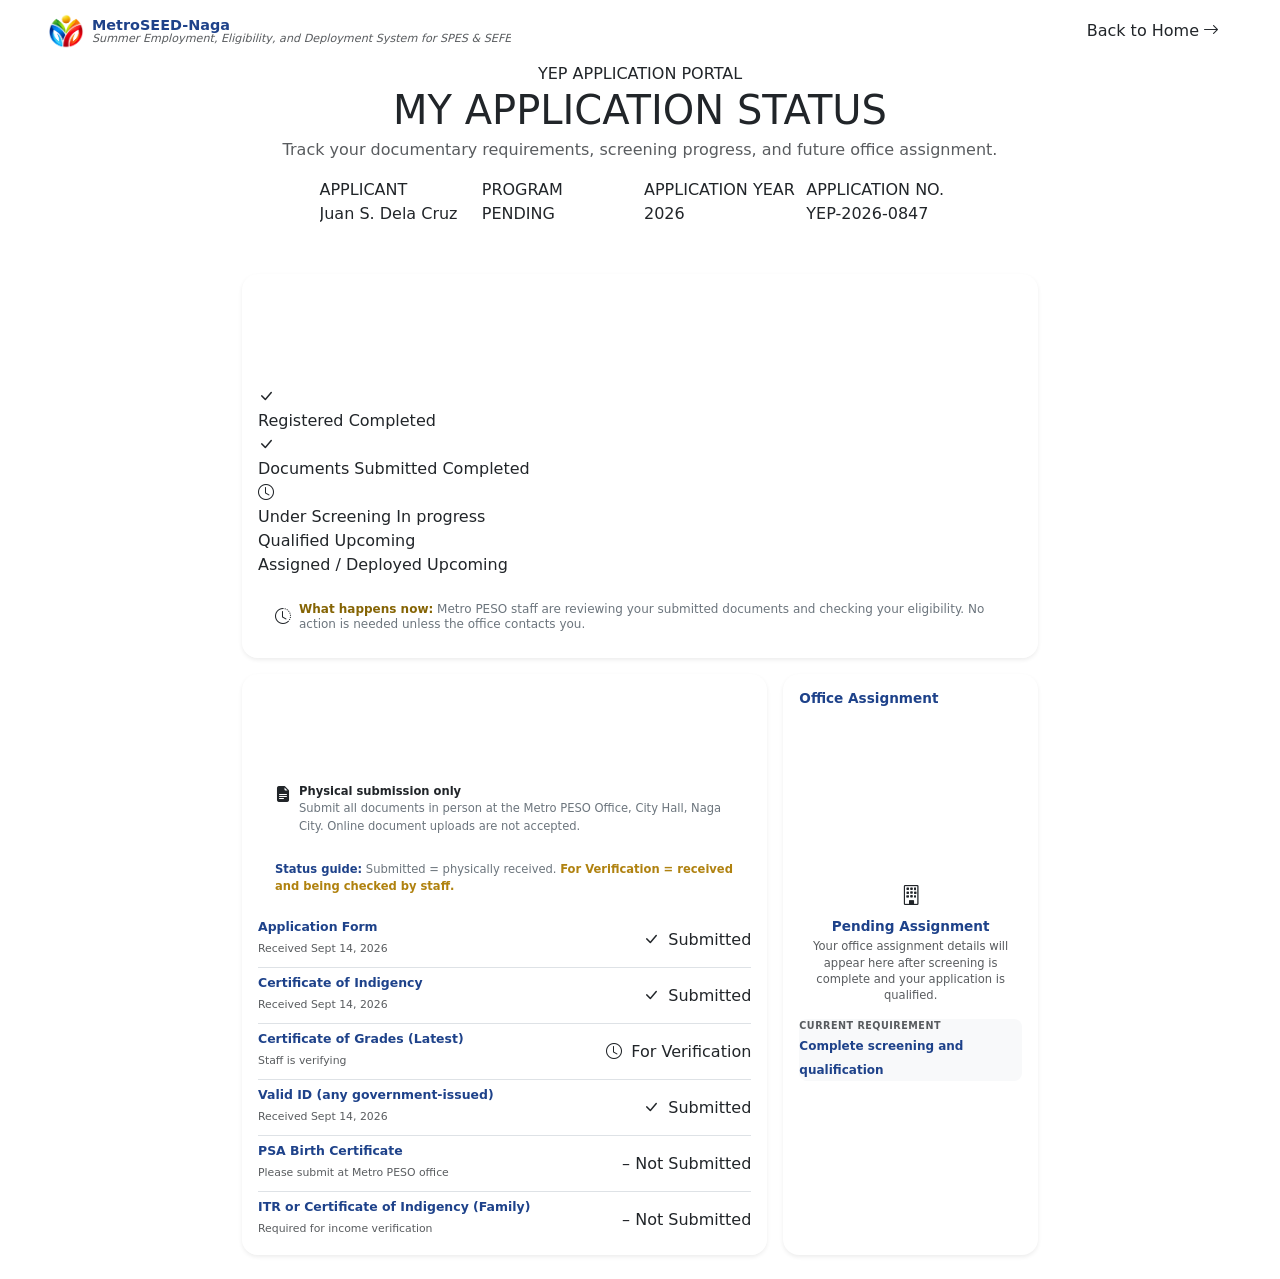
<file: trackStatus.html>
<!DOCTYPE html>
<html lang="en">
<head>
  <meta charset="UTF-8">
  <meta name="viewport" content="width=device-width, initial-scale=1.0">
  <title>Application Status - MetroSEED-Naga</title>
  
  <!-- Bootstrap 5 CSS -->
  <link href="https://cdn.jsdelivr.net/npm/bootstrap@5.3.0/dist/css/bootstrap.min.css" rel="stylesheet">
  <!-- Bootstrap Icons -->
  <link href="https://cdn.jsdelivr.net/npm/bootstrap-icons@1.10.5/font/bootstrap-icons.css" rel="stylesheet">
  <!-- Custom Stylesheet -->
  <link rel="stylesheet" href="stylesheet.css"> 
</head>
<body>

  <!-- FIXED SEMI-TRANSPARENT NAVBAR WITH BLUR EFFECT -->
  <nav class="navbar fixed-navbar-blur py-2">
    <div class="container-fluid px-3 px-lg-5 d-flex align-items-center justify-content-between flex-nowrap">
      
      <!-- BRAND LOGO & SUBTITLE -->
      <a class="navbar-brand d-flex align-items-center gap-2 overflow-hidden me-2" href="#" style="max-width: calc(100% - 140px);">
        <img src="photos/metro-seed-logo.png" alt="MetroSEED Logo" width="36" height="36" class="d-inline-block flex-shrink-0" />
        <div class="d-flex flex-column lh-1 overflow-hidden">
          <span class="fw-bold text-navy text-truncate" style="font-size: clamp(0.75rem, 2.5vw, 0.9rem);">
            MetroSEED-Naga
          </span>
          <span class="text-muted fst-italic text-truncate" style="font-size: clamp(0.6rem, 1.8vw, 0.7rem);">
            Summer Employment, Eligibility, and Deployment System for SPES & SEFE
          </span>
        </div>
      </a>

      <!-- BACK TO HOME BUTTON -->
      <a href="index.html" class="btn btn-back-home text-nowrap flex-shrink-0 d-inline-flex align-items-center gap-1">
        <span>Back to Home</span>
        <i class="bi bi-arrow-right"></i>
      </a>

    </div>
  </nav>

  <!-- HERO SECTION -->
  <section class="hero-banner position-relative text-center mb-4">
    <div class="container position-relative z-2">
      
      <!-- Title Area -->
      <div class="text-center mb-3">
        <div class="page-subtitle-top">YEP APPLICATION PORTAL</div>
        <h1 class="page-title mb-1">
          MY APPLICATION STATUS
        </h1>
        <p class="page-desc text-muted mb-0">
          Track your documentary requirements, screening progress, and future office assignment.
        </p>
      </div>

      <!-- Applicant Details Card Bar -->
      <div class="row justify-content-center mb-5">
        <div class="col-xl-7 col-lg-8 col-md-10">
          <div class="summary-card mb-10">
            <div class="row text-center text-md-start g-2">
              
              <!-- APPLICANT -->
              <div class="col-6 col-md-3 summary-col border-end-md">
                <div class="summary-label">APPLICANT</div>
                <div class="summary-value text-truncate">Juan S. Dela Cruz</div>
              </div>

              <!-- PROGRAM -->
              <div class="col-6 col-md-3 summary-col border-end-md">
                <div class="summary-label">PROGRAM</div>
                <div class="summary-value text-truncate">PENDING</div>
              </div>

              <!-- APPLICATION YEAR -->
              <div class="col-6 col-md-3 summary-col border-end-md">
                <div class="summary-label">APPLICATION YEAR</div>
                <div class="summary-value text-truncate">2026</div>
              </div>

              <!-- APPLICATION NO. -->
              <div class="col-6 col-md-3 summary-col">
                <div class="summary-label">APPLICATION NO.</div>
                <div class="summary-value text-truncate">YEP-2026-0847</div>
              </div>

            </div>
          </div>
        </div>
      </div>
    </div>
    <div class="status-bottom-bars"></div>
  </section>

  <!-- APPLICATION DETAILS & PROGRESS SECTION -->
  <section class="status-details-section pb-4">
    <div class="container" style="max-width: 820px;">

      <!-- TOP CARD: APPLICATION PROGRESS -->
      <div class="card progress-main-card border-0 shadow-sm rounded-4 overflow-hidden mb-3">
        
        <!-- Card Banner Header -->
        <div class="progress-banner p-3 text-white d-flex flex-column flex-md-row justify-content-between align-items-start align-items-md-center gap-2">
          <div>
            <span class="text-uppercase fw-semibold tracking-wider text-white-50 d-block" style="font-size: 0.65rem; letter-spacing: 1px;">
              YEP APPLICATION PORTAL
            </span>
            <h2 class="fw-black h5 text-white mb-0 text-uppercase" style="font-weight: 900; font-size: 1.1rem;">
              APPLICATION PROGRESS
            </h2>
            <p class="mb-0 text-white-50" style="font-size: 0.75rem;">
              Your application is currently being reviewed for eligibility and completeness.
            </p>
          </div>
          <div class="status-badge-pill-yellow d-inline-flex align-items-center gap-1.5 px-2.5 py-1.5 rounded-pill flex-shrink-0">
            <i class="bi bi-clock-history"></i>
            <span>Under Screening</span>
          </div>
        </div>

        <!-- Card Body / Progress Tracker -->
        <div class="card-body p-3 bg-white">
          
          <!-- Stepper Bar -->
          <div class="stepper-wrapper my-2">
            <div class="stepper-line"></div>
            
            <div class="step-item step-completed">
              <div class="step-icon"><i class="bi bi-check-lg"></i></div>
              <span class="step-title">Registered</span>
              <span class="step-status">Completed</span>
            </div>

            <div class="step-item step-completed">
              <div class="step-icon"><i class="bi bi-check-lg"></i></div>
              <span class="step-title">Documents Submitted</span>
              <span class="step-status">Completed</span>
            </div>

            <div class="step-item step-active">
              <div class="step-icon"><i class="bi bi-clock"></i></div>
              <span class="step-title">Under Screening</span>
              <span class="step-status">In progress</span>
            </div>

            <div class="step-item step-upcoming">
              <div class="step-icon"></div>
              <span class="step-title">Qualified</span>
              <span class="step-status">Upcoming</span>
            </div>

            <div class="step-item step-upcoming">
              <div class="step-icon"></div>
              <span class="step-title">Assigned / Deployed</span>
              <span class="step-status">Upcoming</span>
            </div>
          </div>

          <!-- Warning / Notice Alert Box -->
          <div class="alert alert-warning-custom d-flex align-items-center gap-2 p-2 px-3 rounded-3 mb-0 mt-3">
            <div class="alert-icon-circle flex-shrink-0">
              <i class="bi bi-clock-history"></i>
            </div>
            <p class="mb-0 text-secondary" style="font-size: 0.75rem; line-height: 1.3;">
              <strong style="color: #856404;">What happens now:</strong> Metro PESO staff are reviewing your submitted documents and checking your eligibility. No action is needed unless the office contacts you.
            </p>
          </div>

        </div>
      </div>

      <!-- TWO-COLUMN GRID: REQUIREMENTS & OFFICE ASSIGNMENT -->
      <div class="row g-3">
        
        <!-- LEFT COLUMN: DOCUMENTARY REQUIREMENTS CARD -->
        <div class="col-lg-8">
          <div class="card border-0 shadow-sm rounded-4 overflow-hidden h-100">
            
            <!-- Card Banner Header -->
            <div class="requirements-banner p-3 text-white d-flex justify-content-between align-items-center gap-2">
              <div>
                <span class="text-uppercase fw-semibold tracking-wider text-white-50 d-block" style="font-size: 0.65rem; letter-spacing: 1px;">
                  ELIGIBILITY SCREENING
                </span>
                <h3 class="fw-black text-white mb-0 text-uppercase" style="font-weight: 900; font-size: 1rem;">
                  DOCUMENTARY REQUIREMENTS
                </h3>
                <p class="mb-0 text-white-50" style="font-size: 0.72rem;">
                  Required records for eligibility screening
                </p>
              </div>
              <div class="pill-count-badge d-inline-flex align-items-center gap-1 px-2.5 py-1.5 rounded-pill flex-shrink-0">
                <i class="bi bi-file-earmark-text"></i>
                <span>4 of 6 Received</span>
              </div>
            </div>

            <div class="card-body p-3 bg-white">
              
              <!-- Yellow Note Box -->
              <div class="alert alert-yellow-subtle p-2 px-3 rounded-3 d-flex align-items-start gap-2 mb-2">
                <div class="yellow-icon-badge flex-shrink-0">
                  <i class="bi bi-file-earmark-text-fill"></i>
                </div>
                <div style="font-size: 0.72rem;">
                  <strong class="d-block mb-0.5 text-dark">Physical submission only</strong>
                  <span class="text-secondary">Submit all documents in person at the Metro PESO Office, City Hall, Naga City. Online document uploads are not accepted.</span>
                </div>
              </div>

              <!-- Blue Status Guide Box -->
              <div class="alert alert-blue-subtle p-2 px-3 rounded-3 mb-3" style="font-size: 0.72rem;">
                <strong class="text-navy">Status guide:</strong> <span class="text-secondary">Submitted = physically received.</span> <span style="color: #b08210; font-weight: 600;">For Verification = received and being checked by staff.</span>
              </div>

              <!-- REQUIREMENTS CHECKLIST TABLE -->
              <div class="requirements-checklist d-flex flex-column gap-2">
                
                <div class="req-item d-flex align-items-center justify-content-between pb-2 border-bottom">
                  <div>
                    <h4 class="fw-bold text-navy mb-0" style="font-size: 0.78rem;">Application Form</h4>
                    <span class="text-muted" style="font-size: 0.68rem;">Received Sept 14, 2026</span>
                  </div>
                  <span class="status-pill status-submitted"><i class="bi bi-check-lg me-1"></i> Submitted</span>
                </div>

                <div class="req-item d-flex align-items-center justify-content-between pb-2 border-bottom">
                  <div>
                    <h4 class="fw-bold text-navy mb-0" style="font-size: 0.78rem;">Certificate of Indigency</h4>
                    <span class="text-muted" style="font-size: 0.68rem;">Received Sept 14, 2026</span>
                  </div>
                  <span class="status-pill status-submitted"><i class="bi bi-check-lg me-1"></i> Submitted</span>
                </div>

                <div class="req-item d-flex align-items-center justify-content-between pb-2 border-bottom">
                  <div>
                    <h4 class="fw-bold text-navy mb-0" style="font-size: 0.78rem;">Certificate of Grades (Latest)</h4>
                    <span class="text-muted" style="font-size: 0.68rem;">Staff is verifying</span>
                  </div>
                  <span class="status-pill status-verification"><i class="bi bi-clock me-1"></i> For Verification</span>
                </div>

                <div class="req-item d-flex align-items-center justify-content-between pb-2 border-bottom">
                  <div>
                    <h4 class="fw-bold text-navy mb-0" style="font-size: 0.78rem;">Valid ID (any government-issued)</h4>
                    <span class="text-muted" style="font-size: 0.68rem;">Received Sept 14, 2026</span>
                  </div>
                  <span class="status-pill status-submitted"><i class="bi bi-check-lg me-1"></i> Submitted</span>
                </div>

                <div class="req-item d-flex align-items-center justify-content-between pb-2 border-bottom">
                  <div>
                    <h4 class="fw-bold text-navy mb-0" style="font-size: 0.78rem;">PSA Birth Certificate</h4>
                    <span class="text-muted" style="font-size: 0.68rem;">Please submit at Metro PESO office</span>
                  </div>
                  <span class="status-pill status-not-submitted">&ndash; Not Submitted</span>
                </div>

                <div class="req-item d-flex align-items-center justify-content-between pt-0.5">
                  <div>
                    <h4 class="fw-bold text-navy mb-0" style="font-size: 0.78rem;">ITR or Certificate of Indigency (Family)</h4>
                    <span class="text-muted" style="font-size: 0.68rem;">Required for income verification</span>
                  </div>
                  <span class="status-pill status-not-submitted">&ndash; Not Submitted</span>
                </div>

              </div>

            </div>
          </div>
        </div>

        <!-- RIGHT COLUMN: OFFICE ASSIGNMENT CARD -->
        <div class="col-lg-4">
          <div class="card assignment-card border-0 shadow-sm rounded-4 p-3 text-center h-100 bg-white">
            <h3 class="fw-bold text-navy text-start mb-3" style="font-size: 0.85rem;">Office Assignment</h3>
            
            <div class="my-auto py-2">
              <div class="icon-circle-building mx-auto mb-2 d-flex align-items-center justify-content-center">
                <i class="bi bi-building fs-5"></i>
              </div>
              
              <h4 class="fw-bold text-navy mb-1" style="font-size: 0.85rem;">Pending Assignment</h4>
              <p class="text-muted" style="font-size: 0.72rem; line-height: 1.4;">
                Your office assignment details will appear here after screening is complete and your application is qualified.
              </p>
              
              <div class="bg-light rounded-3 p-2.5 text-start mt-3">
                <span class="text-uppercase fw-bold text-muted d-block mb-0.5" style="font-size: 0.6rem; letter-spacing: 0.5px;">CURRENT REQUIREMENT</span>
                <span class="fw-bold text-navy" style="font-size: 0.75rem;">Complete screening and qualification</span>
              </div>
            </div>

          </div>
        </div>

      </div>

    </div>
  </section>

  <!-- Bootstrap 5 JS Bundle -->
  <script src="https://cdn.jsdelivr.net/npm/bootstrap@5.3.0/dist/js/bootstrap.bundle.min.js"></script>
</body>
</html>
</file>
<file: stylesheet.css>
html {
    scroll-behavior: smooth;
}
.hero-section {
    background-image: url('../photos/YEP HOMEPAGE BG.png');
    background-size: cover;
    background-position: center;
    background-repeat: no-repeat;
    min-height: 100vh;
    position: relative;
    padding-top: 80px;
    overflow: hidden;
}
.hero-section::after {
    content: "";
    position: absolute;
    bottom: 0;
    left: 0;
    width: 100%;
    height: 120px;
    background: linear-gradient(180deg, rgba(255, 255, 255, 0) 0%, #ffffff 100%);
    pointer-events: none;
    z-index: 1;
}
.text-navy { color: #1e428a; }
.text-red { color: #cf2232; }
.bg-navy { background-color: #1e428a; }
.btn-badge {
    background-color: #f2b738;
    color: #1e428a;
    font-weight: 700;
    font-size: 0.85rem;
    border-radius: 50rem;
}
.hero-nav-card {
    background: #ffffff;
    border-radius: 50rem;
    padding: 0.6rem 1.25rem;
    box-shadow: 0 4px 15px rgba(0, 0, 0, 0.08);
    text-decoration: none;
    transition: transform 0.2s ease, box-shadow 0.2s ease;
    display: flex;
    align-items: center;
    gap: 0.75rem;
    width: 100%;
    border: 1px solid rgba(255, 255, 255, 0.8);
}
.hero-nav-card:hover {
    transform: translateY(-3px);
    box-shadow: 0 8px 20px rgba(0, 0, 0, 0.12);
}
.hero-nav-card .card-icon-arrow {
    color: #08296d;
    font-weight: bold;
    font-size: 1.1rem;
}
.fixed-navbar {
    position: fixed;
    top: 0;
    left: 0;
    width: 100%;
    z-index: 1030;
    background-color: rgba(245, 247, 250, 0.85);
    backdrop-filter: blur(8px);
    border-bottom: 1px solid rgba(0, 0, 0, 0.05);
}
.custom-dropdown-menu {
    border-radius: 16px;
    border: none;
    box-shadow: 0 10px 25px rgba(0, 0, 0, 0.12);
    min-width: 220px;
}
.circle-badge-container {
    position: relative;
    width: 100%;
    max-width: 440px;
    aspect-ratio: 1 / 1;
    margin: 0 auto;
}
.circle-red {
    position: absolute;
    top: 5%;
    left: 0;
    width: 82%;
    height: 82%;
    background-color: #cf2232;
    border-radius: 50%;
}
.circle-yellow {
    position: absolute;
    top: 8%;
    right: 0;
    width: 84%;
    height: 84%;
    background-color: #f2b738;
    border-radius: 50%;
}
.circle-blue {
    position: absolute;
    bottom: 0;
    left: 10%;
    width: 80%;
    height: 80%;
    background-color: #1e428a;
    border-radius: 50%;
}
.circle-white-content {
    position: absolute;
    top: 50%;
    left: 50%;
    transform: translate(-50%, -50%);
    width: 80%;
    height: 80%;
    background-color: #ffffff;
    border-radius: 50%;
    box-shadow: 0 10px 30px rgba(0, 0, 0, 0.08);
    z-index: 2;
    padding: 2.2rem;
    display: flex;
    flex-direction: column;
    align-items: center;
    justify-content: center;
    text-align: center;
}
.blue-divider {
    width: 60px;
    height: 2px;
    background-color: #1e428a;
    margin-top: 15px;
}
.accent-block-red {
    display: inline-block;
    width: 12px;
    height: 24px;
    background-color: #cf2232;
    vertical-align: middle;
    margin-left: 8px;
}
.yep-img-card {
    width: 100%;
    height: 140px;
    object-fit: cover;
    border-radius: 16px;
    box-shadow: 0 6px 16px rgba(0, 0, 0, 0.1);
}
.programs-section {
    background: linear-gradient(180deg, #f4f8fc 0%, #d8e5f5 50%, #bacfe6 100%);
    position: relative;
    overflow: hidden;
}
.program-card {
    background: #ffffff;
    transition: transform 0.3s ease, box-shadow 0.3s ease;
    border-radius: 20px !important;
    width: 100%;
}
@media (min-width: 992px) {
    .program-card {
        transform-origin: center center;
    }
    .sefe-card {
        transform: rotate(-4deg) translateY(-10px);
        z-index: 1;
    }
    .spes-card {
        transform: rotate(4deg) translateY(10px);
        z-index: 2;
    }
    .sefe-card:hover, .spes-card:hover {
        transform: rotate(0deg) scale(1.02);
        z-index: 3;
    }
    .timeline-connecting-line {
        position: absolute;
        top: 25px;
        left: 8%;
        right: 8%;
        height: 2px;
        background: linear-gradient(90deg, #1d4f9e 0%, #1d4f9e 33%, #f2b738 33%, #f2b738 66%, #52b788 66%, #52b788 100%);
        z-index: 1;
    }
}
.hero-transition-gradient {
    background: transparent !important;
    padding-top: 2rem;
    padding-bottom: 2.5rem;
    margin-top: auto;
    width: 100%;
    position: relative;
    z-index: 2;
}
.qual-toggle-btn {
    background-color: transparent;
    border: 1px solid transparent;
    font-size: 0.8rem;
    font-weight: 600;
    padding: 0.35rem 0.85rem;
    border-radius: 50rem;
    transition: all 0.2s ease;
}
.qual-toggle-btn-blue {
    color: #1e428a;
    border-color: #d0dbe9;
    background-color: #ffffff;
}
.qual-toggle-btn-blue:hover,
.qual-toggle-btn-blue:focus {
    background-color: #1e428a;
    color: #ffffff;
}
.qual-toggle-btn-red {
    color: #cf2232;
    border-color: #f8d7da;
    background-color: #ffffff;
}
.qual-toggle-btn-red:hover,
.qual-toggle-btn-red:focus {
    background-color: #cf2232;
    color: #ffffff;
}
.qual-toggle-btn .bi-chevron-down {
    transition: transform 0.3s ease;
}
.qual-toggle-btn:not(.collapsed) .bi-chevron-down {
    transform: rotate(180deg);
}
.processes-section {
    background: linear-gradient(135deg, #eef4fc 0%, #dbe6f6 50%, #e8f0fe 100%);
    position: relative;
    overflow: hidden;
}
.processes-section::before {
    content: "";
    position: absolute;
    top: 10%;
    right: -5%;
    width: 450px;
    height: 450px;
    background: radial-gradient(circle, rgba(255, 255, 255, 0.8) 0%, rgba(255, 255, 255, 0) 70%);
    border-radius: 50%;
    pointer-events: none;
    z-index: 1;
}
.processes-section .container {
    position: relative;
    z-index: 2;
}
.process-main-card {
    background: #ffffff;
    border-radius: 24px;
    box-shadow: 0 15px 35px rgba(30, 66, 138, 0.08);
    overflow: hidden;
    border: 1px solid rgba(255, 255, 255, 0.8);
}
.process-header-banner {
    background: linear-gradient(90deg, #1d4f9e 0%, #1e428a 100%);
    padding: 2.2rem 2.5rem;
}
.timeline-container {
    position: relative;
    padding: 1rem 0;
}
.step-node {
    position: relative;
    z-index: 2;
}
.step-circle {
    width: 50px;
    height: 50px;
    border-radius: 50%;
    color: #ffffff;
    font-weight: 800;
    font-size: 1.1rem;
    display: flex;
    align-items: center;
    justify-content: center;
    margin: 0 auto 12px auto;
    box-shadow: 0 4px 10px rgba(0, 0, 0, 0.1);
}
.bg-step-blue { background-color: #1d4f9e; }
.bg-step-yellow { background-color: #f2b738; }
.bg-step-green { background-color: #52b788; }
.text-step-blue { color: #1d4f9e; }
.text-step-yellow { color: #d99b00; }
.text-step-green { color: #2d6a4f; }
.cta-light-section {
    background-image: url('../photos/YEP HOMEPAGE BG.png');
    background-size: cover;
    background-position: center bottom;
    background-repeat: no-repeat;
    padding-top: 5rem;
    padding-bottom: 7rem;
    min-height: 420px;
    text-align: center;
    position: relative;
}
.cta-light-section::before {
    content: "";
    position: absolute;
    top: 0;
    left: 0;
    width: 100%;
    height: 100%;
    background-color: rgba(255, 255, 255, 0.7);
    z-index: 1;
}
.cta-light-section .container {
    position: relative;
    z-index: 2;
}
.site-footer {
    background-color: #1e428a;
    color: #ffffff;
    padding: 2rem 0;
}
</file>
